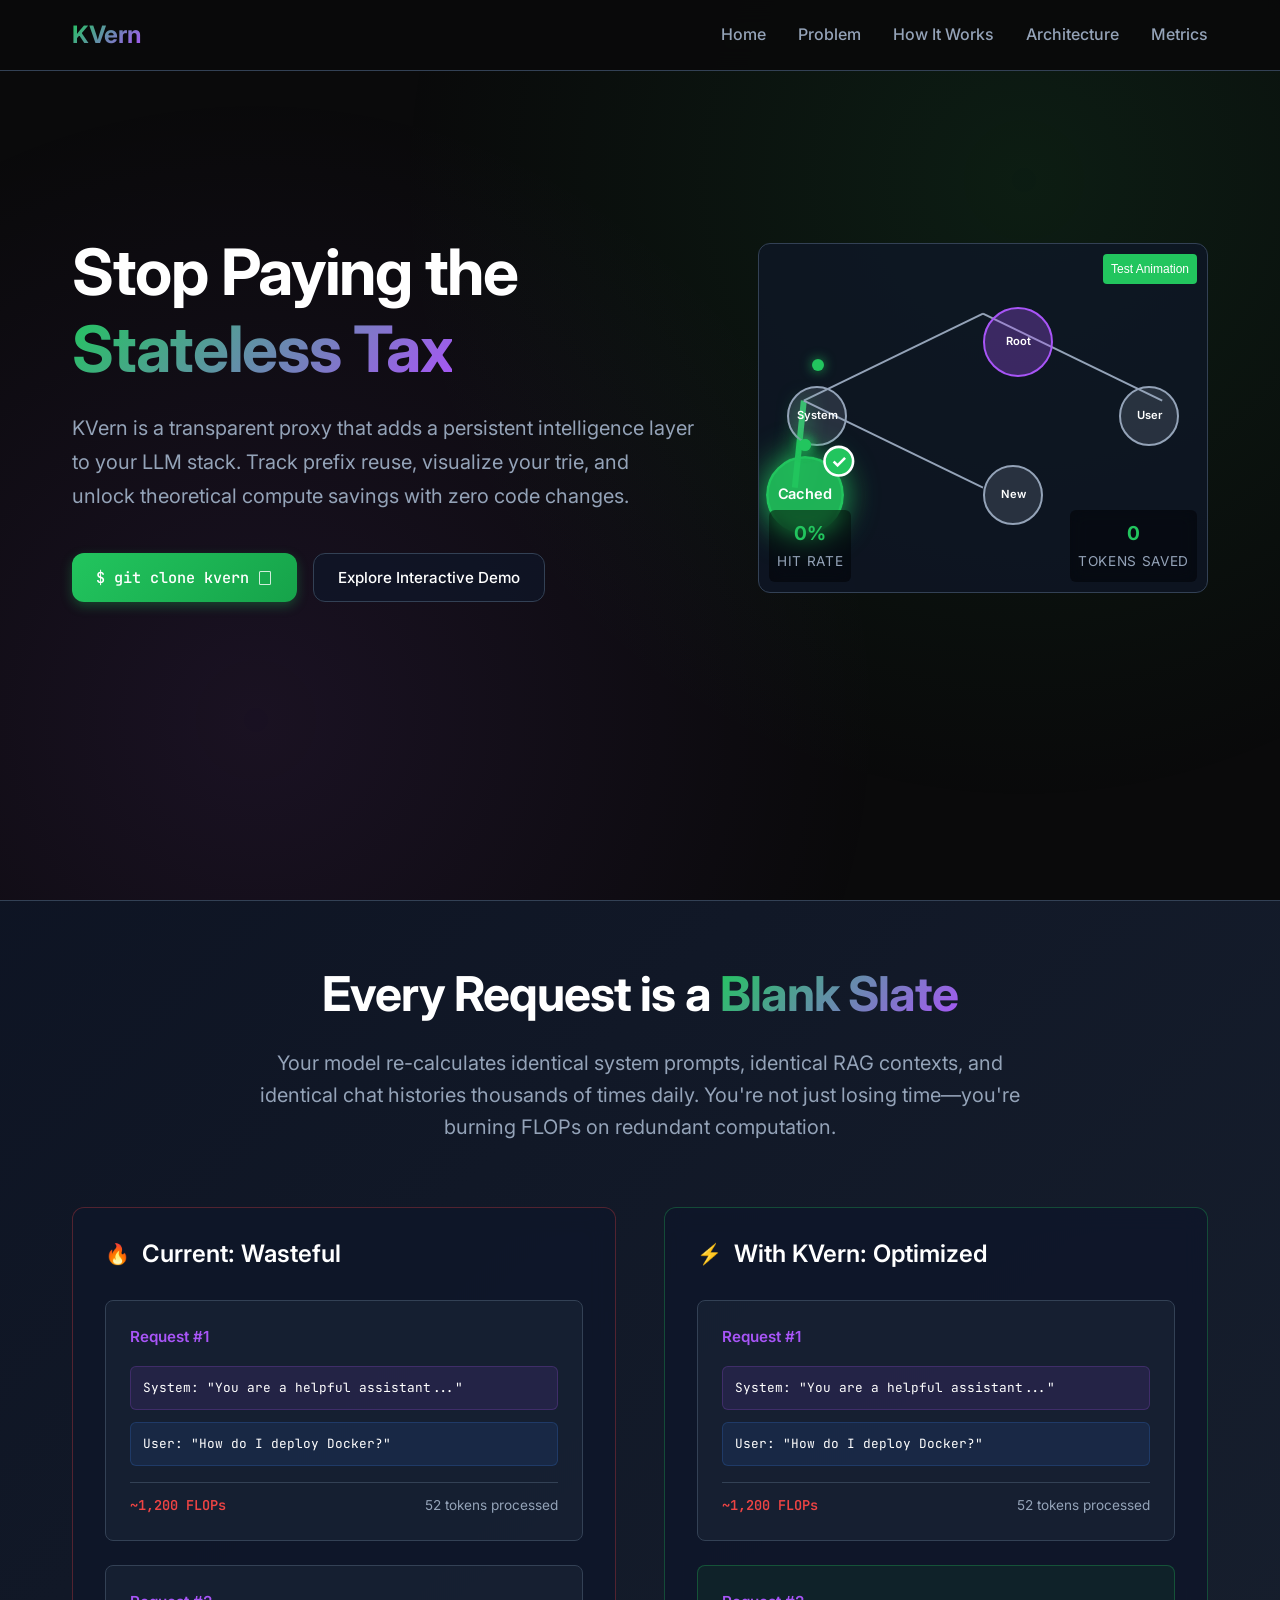
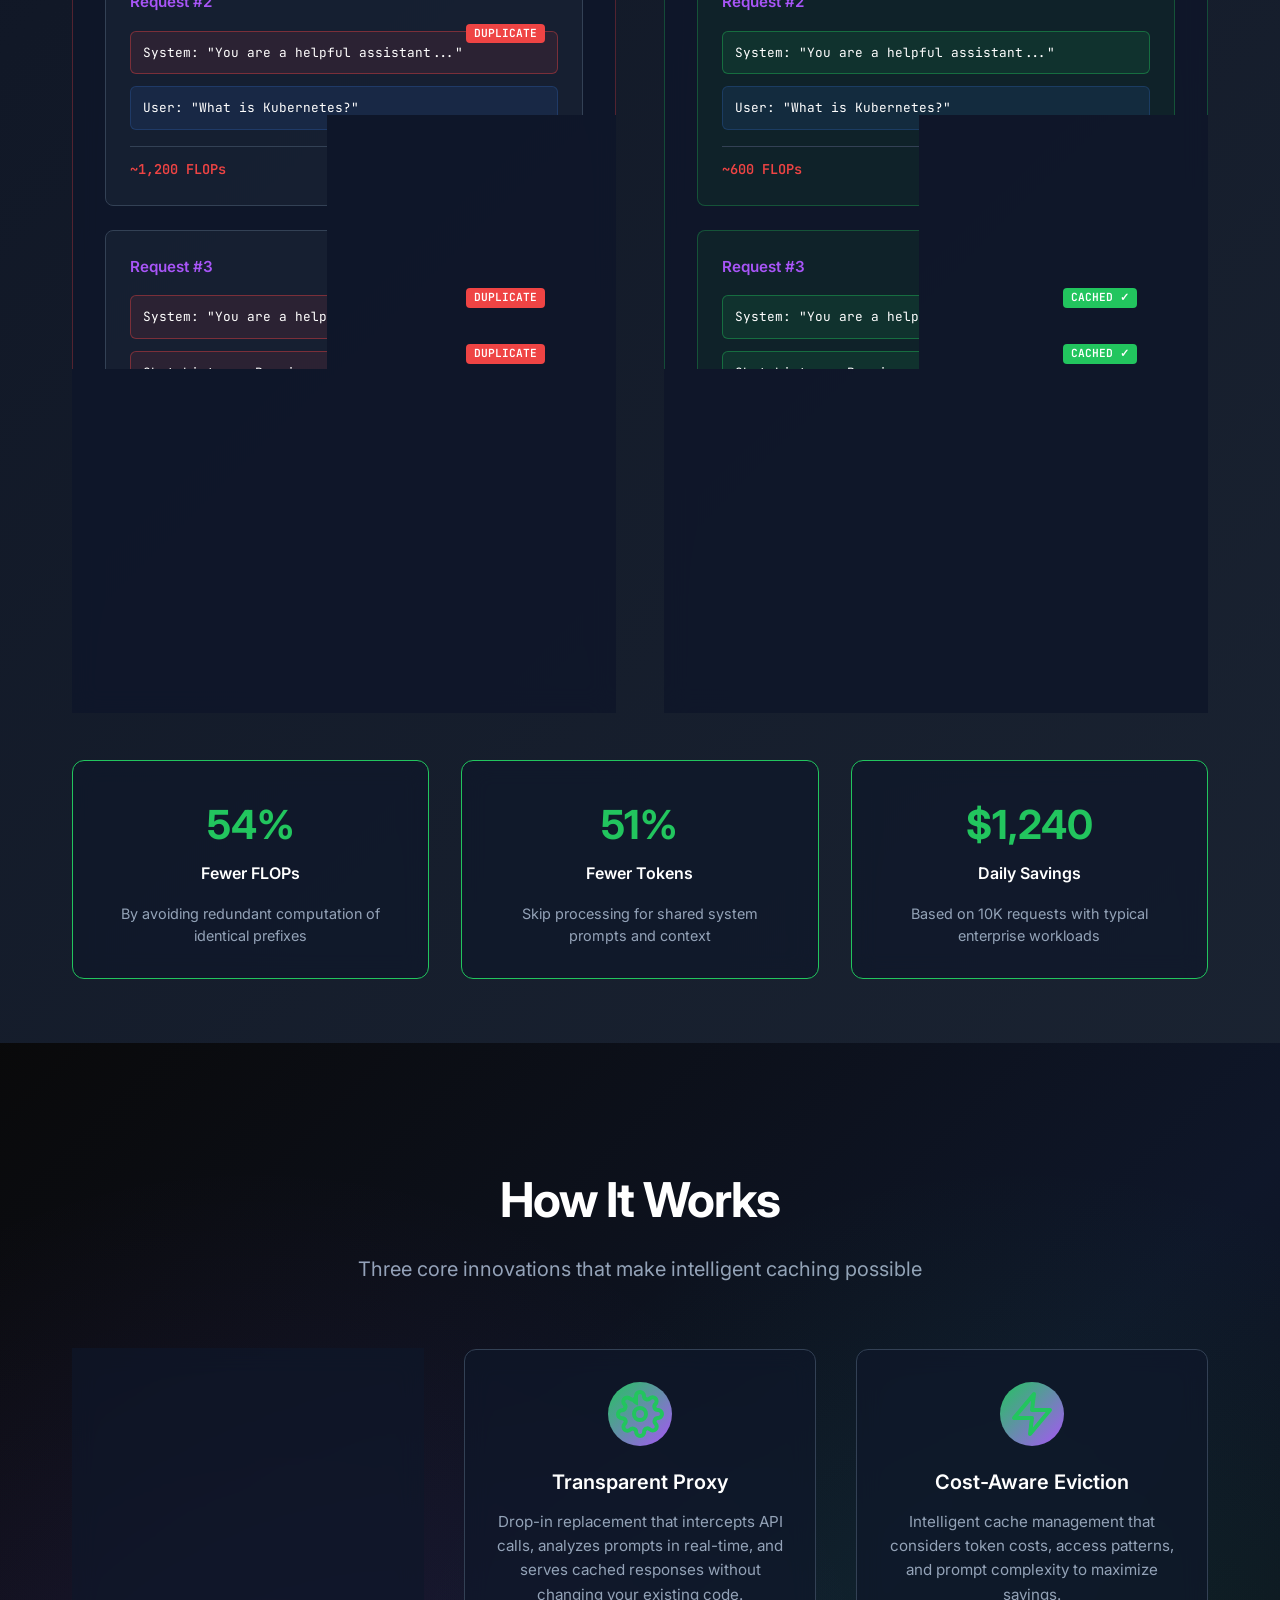
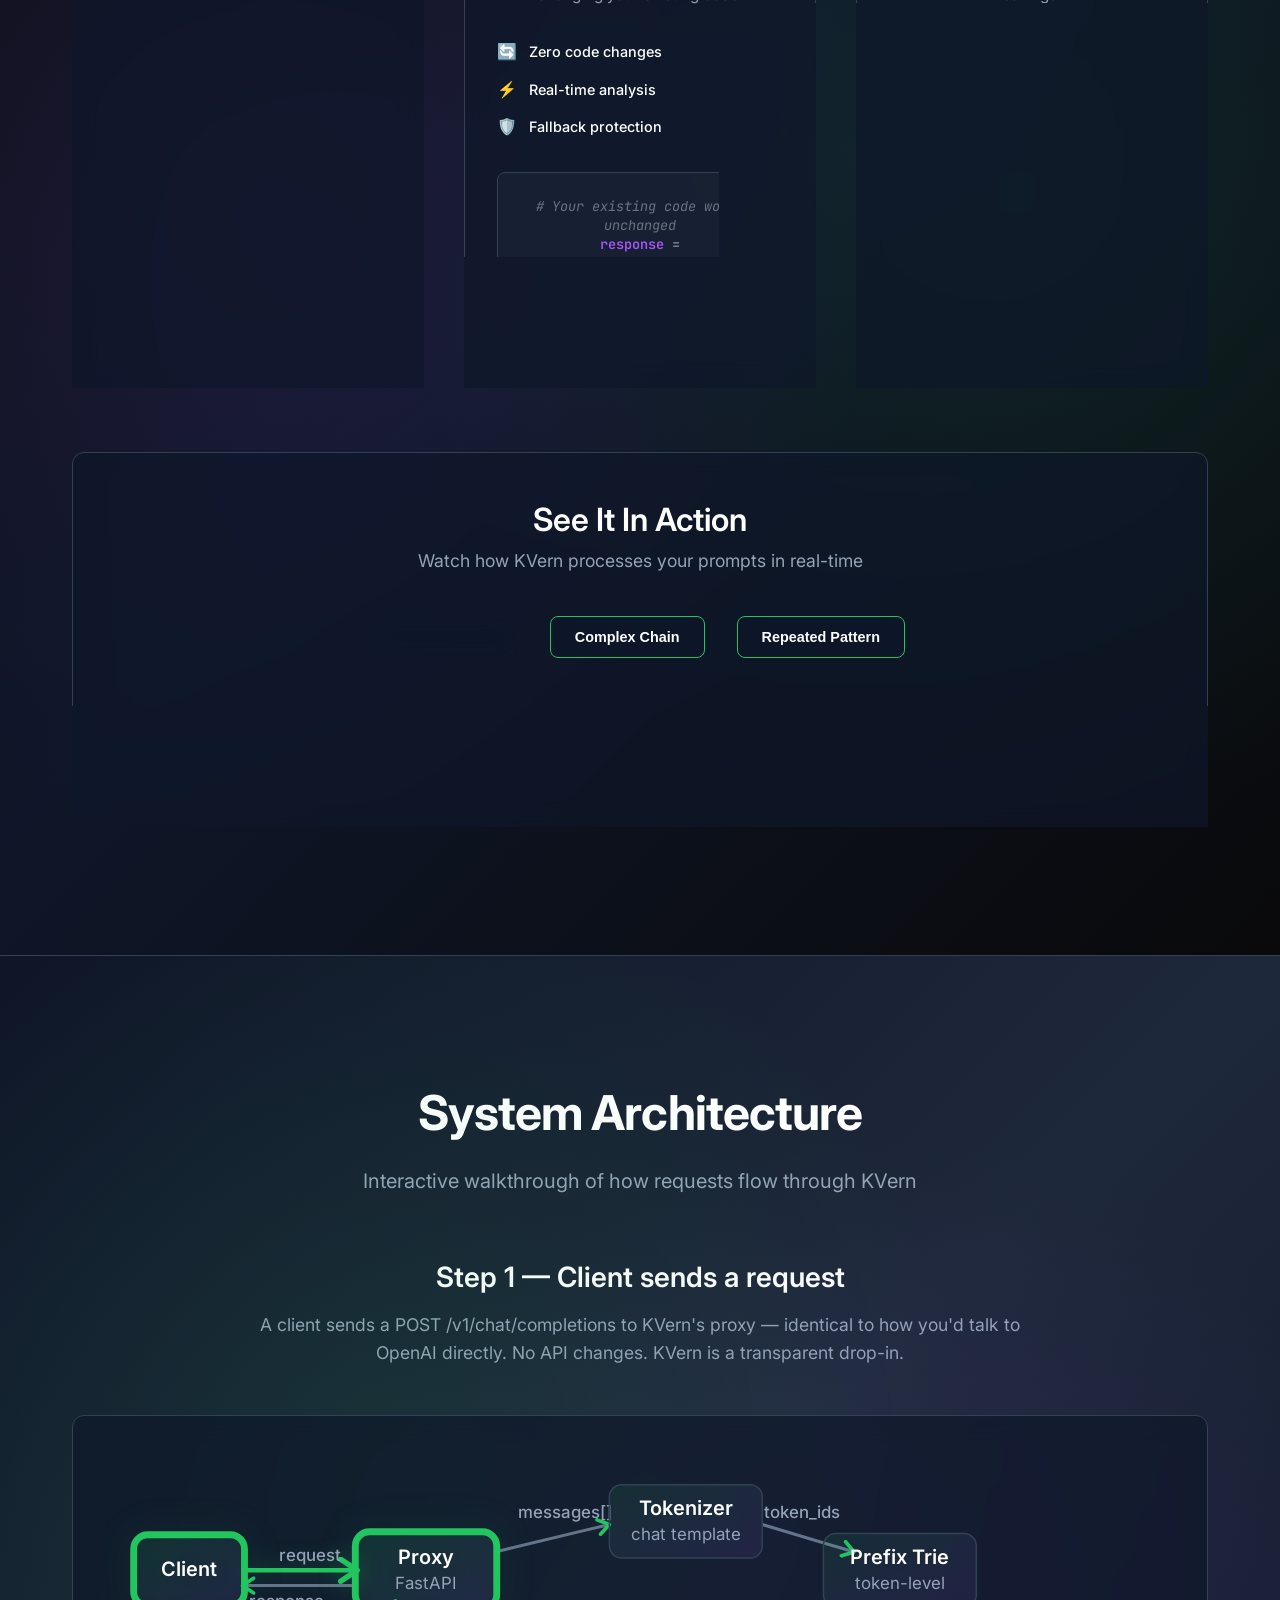
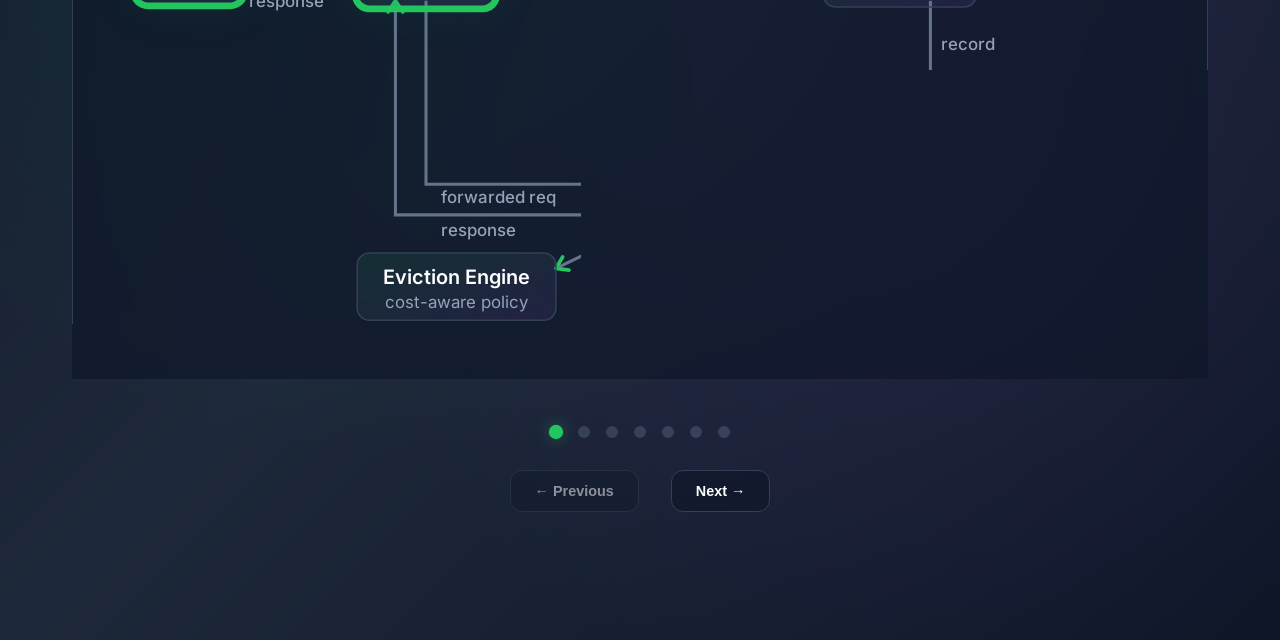
<file: website/public/index.html>
<!DOCTYPE html>
<html lang="en">
<head>
    <meta charset="UTF-8">
    <meta name="viewport" content="width=device-width, initial-scale=1.0">
    <title>KVern - Stop Paying the Stateless Tax</title>
    <link rel="stylesheet" href="styles/main.css">
    <link rel="stylesheet" href="styles/components.css">
    <link rel="stylesheet" href="styles/animations.css">
    <link rel="preconnect" href="https://fonts.googleapis.com">
    <link rel="preconnect" href="https://fonts.gstatic.com" crossorigin>
    <link href="https://fonts.googleapis.com/css2?family=Inter:wght@400;500;600;700&family=JetBrains+Mono:wght@400;500&display=swap" rel="stylesheet">
</head>
<body>
    <!-- Navigation -->
    <nav class="main-nav">
        <div class="nav-container">
            <div class="nav-brand">
                <span class="brand-text">KVern</span>
            </div>
            <ul class="nav-links">
                <li><a href="#hero">Home</a></li>
                <li><a href="#problem">Problem</a></li>
                <li><a href="#how-it-works">How It Works</a></li>
                <li><a href="#architecture">Architecture</a></li>
                <li><a href="#metrics">Metrics</a></li>
            </ul>
            <div class="nav-toggle">
                <span></span>
                <span></span>
                <span></span>
            </div>
        </div>
    </nav>

    <!-- Hero Section -->
    <section id="hero" class="hero-section">
        <div class="container">
            <div class="hero-content">
                <h1 class="hero-title">
                    Stop Paying the <span class="accent-text">Stateless Tax</span>
                </h1>
                <p class="hero-subtitle">
                    KVern is a transparent proxy that adds a persistent intelligence layer to your LLM stack. 
                    Track prefix reuse, visualize your trie, and unlock theoretical compute savings with zero code changes.
                </p>
                
                <div class="hero-buttons">
                    <button class="btn-primary" id="clone-btn">
                        <span class="mono-text">$ git clone kvern</span>
                        <svg class="copy-icon" width="16" height="16" viewBox="0 0 16 16" fill="currentColor">
                            <path d="M3.5 2a.5.5 0 0 0-.5.5v11a.5.5 0 0 0 .5.5h9a.5.5 0 0 0 .5-.5v-11a.5.5 0 0 0-.5-.5h-9zm0-1h9a1.5 1.5 0 0 1 1.5 1.5v11a1.5 1.5 0 0 1-1.5 1.5h-9A1.5 1.5 0 0 1 2 13.5v-11A1.5 1.5 0 0 1 3.5 1z"/>
                        </svg>
                    </button>
                    <button class="btn-secondary">
                        Explore Interactive Demo
                    </button>
                </div>
            </div>
            
            <div class="hero-visual">
                <div class="trie-animation" id="trie-demo">
                    <div class="animation-container">
                        <!-- Token Flow Path -->
                        <div class="token-flow-path">
                            <div class="token token-1"></div>
                            <div class="token token-2"></div>
                            <div class="token token-3"></div>
                        </div>
                        
                        <!-- Trie Structure -->
                        <div class="trie-structure">
                            <div class="trie-node root-node" id="root">
                                <div class="node-label">Root</div>
                            </div>
                            <div class="trie-node level-1 left" id="node1">
                                <div class="node-label">System</div>
                            </div>
                            <div class="trie-node level-1 right" id="node2">
                                <div class="node-label">User</div>
                            </div>
                            <div class="trie-node level-2 left hit-node" id="hitnode">
                                <div class="node-label">Cached</div>
                                <div class="hit-indicator">✓</div>
                            </div>
                            <div class="trie-node level-2 center" id="node4">
                                <div class="node-label">New</div>
                            </div>
                        </div>
                        
                        <!-- Connection Lines -->
                        <svg class="connection-lines" width="100%" height="100%">
                            <line x1="50%" y1="20%" x2="10%" y2="45%" stroke="#94A3B8" stroke-width="2"/>
                            <line x1="50%" y1="20%" x2="90%" y2="45%" stroke="#94A3B8" stroke-width="2"/>
                            <line x1="10%" y1="45%" x2="8%" y2="70%" stroke="#22C55E" stroke-width="3" class="hit-line"/>
                            <line x1="10%" y1="45%" x2="50%" y2="70%" stroke="#94A3B8" stroke-width="2"/>
                        </svg>
                        
                        <!-- Stats Display -->
                        <div class="trie-stats">
                            <div class="stat-item">
                                <span class="stat-value" id="cache-hits">0%</span>
                                <span class="stat-label">Hit Rate</span>
                            </div>
                            <div class="stat-item">
                                <span class="stat-value" id="tokens-saved">0</span>
                                <span class="stat-label">Tokens Saved</span>
                            </div>
                        </div>
                        
                        <!-- Debug Button -->
                        <button id="test-animation" style="position: absolute; top: 10px; right: 10px; padding: 8px; background: #22C55E; color: white; border: none; border-radius: 4px; font-size: 12px; z-index: 10; cursor: pointer;">
                            Test Random Path
                        </button>
                    </div>
                </div>
            </div>
        </div>
    </section>

    <!-- Problem Statement Section -->
    <section id="problem" class="problem-section">
        <div class="container">
            <div class="section-header">
                <h2 class="section-title">
                    Every Request is a <span class="accent-text">Blank Slate</span>
                </h2>
                <p class="section-subtitle">
                    Your model re-calculates identical system prompts, identical RAG contexts, and identical chat histories 
                    thousands of times daily. You're not just losing time—you're burning FLOPs on redundant computation.
                </p>
            </div>
            
            <div class="problem-visual">
                <div class="comparison-container">
                    <!-- Wasteful Flow -->
                    <div class="flow-card wasteful">
                        <h3 class="flow-title">
                            <span class="flow-icon">🔥</span>
                            Current: Wasteful
                        </h3>
                        
                        <div class="request-flow">
                            <div class="request-item">
                                <div class="request-header">Request #1</div>
                                <div class="prompt-parts">
                                    <div class="prompt-part system">System: "You are a helpful assistant..."</div>
                                    <div class="prompt-part user">User: "How do I deploy Docker?"</div>
                                </div>
                                <div class="computation">
                                    <span class="compute-cost">~1,200 FLOPs</span>
                                    <span class="tokens">52 tokens processed</span>
                                </div>
                            </div>
                            
                            <div class="request-item">
                                <div class="request-header">Request #2</div>
                                <div class="prompt-parts">
                                    <div class="prompt-part system duplicate">System: "You are a helpful assistant..." <span class="duplicate-tag">DUPLICATE</span></div>
                                    <div class="prompt-part user">User: "What is Kubernetes?"</div>
                                </div>
                                <div class="computation">
                                    <span class="compute-cost">~1,200 FLOPs</span>
                                    <span class="tokens">49 tokens processed</span>
                                </div>
                            </div>
                            
                            <div class="request-item">
                                <div class="request-header">Request #3</div>
                                <div class="prompt-parts">
                                    <div class="prompt-part system duplicate">System: "You are a helpful assistant..." <span class="duplicate-tag">DUPLICATE</span></div>
                                    <div class="prompt-part chat duplicate">Chat history: Previous conversation... <span class="duplicate-tag">DUPLICATE</span></div>
                                    <div class="prompt-part user">User: "Continue the chat"</div>
                                </div>
                                <div class="computation">
                                    <span class="compute-cost">~2,400 FLOPs</span>
                                    <span class="tokens">94 tokens processed</span>
                                </div>
                            </div>
                        </div>
                        
                        <div class="flow-summary wasteful">
                            <div class="summary-stat">
                                <span class="stat-number">4,800</span>
                                <span class="stat-label">Total FLOPs</span>
                            </div>
                            <div class="summary-stat">
                                <span class="stat-number">195</span>
                                <span class="stat-label">Tokens Processed</span>
                            </div>
                        </div>
                    </div>
                    
                    <!-- Optimized Flow -->
                    <div class="flow-card optimized">
                        <h3 class="flow-title">
                            <span class="flow-icon">⚡</span>
                            With KVern: Optimized
                        </h3>
                        
                        <div class="request-flow">
                            <div class="request-item">
                                <div class="request-header">Request #1</div>
                                <div class="prompt-parts">
                                    <div class="prompt-part system">System: "You are a helpful assistant..."</div>
                                    <div class="prompt-part user">User: "How do I deploy Docker?"</div>
                                </div>
                                <div class="computation">
                                    <span class="compute-cost">~1,200 FLOPs</span>
                                    <span class="tokens">52 tokens processed</span>
                                </div>
                            </div>
                            
                            <div class="request-item cached">
                                <div class="request-header">Request #2</div>
                                <div class="prompt-parts">
                                    <div class="prompt-part system cached">System: "You are a helpful assistant..." <span class="cache-tag">CACHED ✓</span></div>
                                    <div class="prompt-part user">User: "What is Kubernetes?"</div>
                                </div>
                                <div class="computation">
                                    <span class="compute-cost">~600 FLOPs</span>
                                    <span class="tokens">25 tokens processed</span>
                                </div>
                            </div>
                            
                            <div class="request-item cached">
                                <div class="request-header">Request #3</div>
                                <div class="prompt-parts">
                                    <div class="prompt-part system cached">System: "You are a helpful assistant..." <span class="cache-tag">CACHED ✓</span></div>
                                    <div class="prompt-part chat cached">Chat history: Previous conversation... <span class="cache-tag">CACHED ✓</span></div>
                                    <div class="prompt-part user">User: "Continue the chat"</div>
                                </div>
                                <div class="computation">
                                    <span class="compute-cost">~400 FLOPs</span>
                                    <span class="tokens">18 tokens processed</span>
                                </div>
                            </div>
                        </div>
                        
                        <div class="flow-summary optimized">
                            <div class="summary-stat">
                                <span class="stat-number">2,200</span>
                                <span class="stat-label">Total FLOPs</span>
                            </div>
                            <div class="summary-stat">
                                <span class="stat-number">95</span>
                                <span class="stat-label">Tokens Processed</span>
                            </div>
                        </div>
                    </div>
                </div>
                
                <!-- Savings Summary -->
                <div class="savings-summary">
                    <div class="savings-card">
                        <div class="savings-stat">
                            <span class="savings-number">54%</span>
                            <span class="savings-label">Fewer FLOPs</span>
                        </div>
                        <div class="savings-description">
                            By avoiding redundant computation of identical prefixes
                        </div>
                    </div>
                    
                    <div class="savings-card">
                        <div class="savings-stat">
                            <span class="savings-number">51%</span>
                            <span class="savings-label">Fewer Tokens</span>
                        </div>
                        <div class="savings-description">
                            Skip processing for shared system prompts and context
                        </div>
                    </div>
                    
                    <div class="savings-card">
                        <div class="savings-stat">
                            <span class="savings-number">$1,240</span>
                            <span class="savings-label">Daily Savings</span>
                        </div>
                        <div class="savings-description">
                            Based on 10K requests with typical enterprise workloads
                        </div>
                    </div>
                </div>
            </div>
        </div>
    </section>

    <!-- Section 3: How It Works -->
    <section id="how-it-works" class="how-it-works-section">
        <div class="container">
            <div class="section-header">
                <h2 class="section-title">How It Works</h2>
                <p class="section-subtitle">Three core innovations that make intelligent caching possible</p>
            </div>

            <div class="features-grid">
                <!-- Feature 1: Token-Level Prefix Trie -->
                <div class="feature-card" data-feature="trie">
                    <div class="feature-icon">
                        <svg width="48" height="48" viewBox="0 0 24 24" fill="none">
                            <path d="M12 2L2 7l10 5 10-5-10-5z" stroke="currentColor" stroke-width="2" stroke-linejoin="round"/>
                            <path d="m2 17 10 5 10-5" stroke="currentColor" stroke-width="2" stroke-linejoin="round"/>
                            <path d="m2 12 10 5 10-5" stroke="currentColor" stroke-width="2" stroke-linejoin="round"/>
                        </svg>
                    </div>
                    <h3 class="feature-title">Token-Level Prefix Trie</h3>
                    <p class="feature-description">
                        Advanced data structure that identifies overlapping token sequences across prompts, 
                        enabling granular prefix detection and reuse.
                    </p>
                    <div class="feature-details">
                        <div class="detail-item">
                            <span class="detail-icon">⚡</span>
                            <span class="detail-text">O(log n) lookup time</span>
                        </div>
                        <div class="detail-item">
                            <span class="detail-icon">🔍</span>
                            <span class="detail-text">Sub-token precision</span>
                        </div>
                        <div class="detail-item">
                            <span class="detail-icon">🧠</span>
                            <span class="detail-text">Memory-efficient storage</span>
                        </div>
                    </div>
                    <div class="feature-preview">
                        <div class="preview-code">
                            <span class="code-comment"># Token sequence matching</span><br>
                            <span class="code-keyword">prefix_match</span> = trie.find_longest_prefix(tokens)<br>
                            <span class="code-comment"># Returns: 847 tokens cached</span>
                        </div>
                    </div>
                </div>

                <!-- Feature 2: Transparent Proxy -->
                <div class="feature-card" data-feature="proxy">
                    <div class="feature-icon">
                        <svg width="48" height="48" viewBox="0 0 24 24" fill="none">
                            <circle cx="12" cy="12" r="3" stroke="currentColor" stroke-width="2"/>
                            <path d="M19.4 15a1.65 1.65 0 0 0 .33 1.82l.06.06a2 2 0 0 1 0 2.83 2 2 0 0 1-2.83 0l-.06-.06a1.65 1.65 0 0 0-1.82-.33 1.65 1.65 0 0 0-1 1.51V21a2 2 0 0 1-2 2 2 2 0 0 1-2-2v-.09A1.65 1.65 0 0 0 9 19.4a1.65 1.65 0 0 0-1.82.33l-.06.06a2 2 0 0 1-2.83 0 2 2 0 0 1 0-2.83l.06-.06a1.65 1.65 0 0 0 .33-1.82 1.65 1.65 0 0 0-1.51-1H3a2 2 0 0 1-2-2 2 2 0 0 1 2-2h.09A1.65 1.65 0 0 0 4.6 9a1.65 1.65 0 0 0-.33-1.82l-.06-.06a2 2 0 0 1 0-2.83 2 2 0 0 1 2.83 0l.06.06a1.65 1.65 0 0 0 1.82.33H9a1.65 1.65 0 0 0 1 1.51V3a2 2 0 0 1 2-2 2 2 0 0 1 2 2v.09a1.65 1.65 0 0 0 1 1.51 1.65 1.65 0 0 0 1.82-.33l.06-.06a2 2 0 0 1 2.83 0 2 2 0 0 1 0 2.83l-.06.06a1.65 1.65 0 0 0-.33 1.82v.09a1.65 1.65 0 0 0 1.51 1H21a2 2 0 0 1 2 2 2 2 0 0 1-2 2h-.09a1.65 1.65 0 0 0-1.51 1Z" stroke="currentColor" stroke-width="2"/>
                        </svg>
                    </div>
                    <h3 class="feature-title">Transparent Proxy</h3>
                    <p class="feature-description">
                        Drop-in replacement that intercepts API calls, analyzes prompts in real-time, 
                        and serves cached responses without changing your existing code.
                    </p>
                    <div class="feature-details">
                        <div class="detail-item">
                            <span class="detail-icon">🔄</span>
                            <span class="detail-text">Zero code changes</span>
                        </div>
                        <div class="detail-item">
                            <span class="detail-icon">⚡</span>
                            <span class="detail-text">Real-time analysis</span>
                        </div>
                        <div class="detail-item">
                            <span class="detail-icon">🛡️</span>
                            <span class="detail-text">Fallback protection</span>
                        </div>
                    </div>
                    <div class="feature-preview">
                        <div class="preview-code">
                            <span class="code-comment"># Your existing code works unchanged</span><br>
                            <span class="code-keyword">response</span> = openai.chat.completions.create(<br>
                            &nbsp;&nbsp;model="gpt-4", messages=messages<br>
                            )
                        </div>
                    </div>
                </div>

                <!-- Feature 3: Cost-Aware Eviction -->
                <div class="feature-card" data-feature="eviction">
                    <div class="feature-icon">
                        <svg width="48" height="48" viewBox="0 0 24 24" fill="none">
                            <path d="M13 2L3 14h9l-1 8 10-12h-9l1-8z" stroke="currentColor" stroke-width="2" stroke-linejoin="round"/>
                        </svg>
                    </div>
                    <h3 class="feature-title">Cost-Aware Eviction</h3>
                    <p class="feature-description">
                        Intelligent cache management that considers token costs, access patterns, 
                        and prompt complexity to maximize savings.
                    </p>
                    <div class="feature-details">
                        <div class="detail-item">
                            <span class="detail-icon">💰</span>
                            <span class="detail-text">Cost optimization</span>
                        </div>
                        <div class="detail-item">
                            <span class="detail-icon">📊</span>
                            <span class="detail-text">Usage analytics</span>
                        </div>
                        <div class="detail-item">
                            <span class="detail-icon">🎯</span>
                            <span class="detail-text">Smart prioritization</span>
                        </div>
                    </div>
                    <div class="feature-preview">
                        <div class="preview-code">
                            <span class="code-comment"># Automatic cost-based decisions</span><br>
                            <span class="code-keyword">priority</span> = calculate_eviction_priority(<br>
                            &nbsp;&nbsp;frequency, cost_saved, recency<br>
                            )
                        </div>
                    </div>
                </div>
            </div>

            <!-- Interactive Demo -->
            <div class="demo-container">
                <div class="demo-header">
                    <h3>See It In Action</h3>
                    <p>Watch how KVern processes your prompts in real-time</p>
                </div>
                <div class="demo-controls">
                    <button class="demo-btn active" data-demo="basic">Basic Prompt</button>
                    <button class="demo-btn" data-demo="complex">Complex Chain</button>
                    <button class="demo-btn" data-demo="repeated">Repeated Pattern</button>
                </div>
                <div class="demo-output">
                    <div class="demo-steps">
                        <div class="demo-step active" data-step="1">
                            <div class="step-number">1</div>
                            <div class="step-content">
                                <h4>Request Analysis</h4>
                                <p>KVern tokenizes and analyzes your prompt for cached prefixes</p>
                            </div>
                        </div>
                        <div class="demo-step" data-step="2">
                            <div class="step-number">2</div>
                            <div class="step-content">
                                <h4>Cache Lookup</h4>
                                <p>Searches the trie for longest matching prefix sequences</p>
                            </div>
                        </div>
                        <div class="demo-step" data-step="3">
                            <div class="step-number">3</div>
                            <div class="step-content">
                                <h4>Smart Response</h4>
                                <p>Returns cached tokens or forwards request to API</p>
                            </div>
                        </div>
                    </div>
                </div>
            </div>
        </div>
    </section>

    <!-- Section 4: Architecture -->
    <section id="architecture" class="architecture-section">
        <div class="container">
            <div class="section-header">
                <h2 class="section-title">System Architecture</h2>
                <p class="section-subtitle">Interactive walkthrough of how requests flow through KVern</p>
            </div>

            <div class="architecture-container">
                <!-- Step Info -->
                <div class="step-info">
                    <h3 id="arch-step-title">Step 1 — Client sends a request</h3>
                    <p id="arch-step-desc">A client sends a POST /v1/chat/completions to KVern's proxy — identical to how you'd talk to OpenAI directly. No API changes. KVern is a transparent drop-in.</p>
                </div>

                <!-- Architecture Diagram -->
                <div class="arch-diagram">
                    <svg width="100%" viewBox="0 0 700 320" role="img">
                        <title>KVern system architecture</title>
                        <defs>
                            <marker id="arch-arrow" viewBox="0 0 10 10" refX="8" refY="5" markerWidth="6" markerHeight="6" orient="auto-start-reverse">
                                <path d="M2 1L8 5L2 9" fill="none" stroke="#22C55E" stroke-width="2" stroke-linecap="round" stroke-linejoin="round"/>
                            </marker>
                            <linearGradient id="nodeGradient" x1="0%" y1="0%" x2="100%" y2="100%">
                                <stop offset="0%" style="stop-color:#22C55E;stop-opacity:0.1" />
                                <stop offset="100%" style="stop-color:#A855F7;stop-opacity:0.1" />
                            </linearGradient>
                        </defs>

                        <!-- Connection Lines -->
                        <line id="conn-cp" x1="90" y1="80" x2="165" y2="80" class="arch-line" marker-end="url(#arch-arrow)"/>
                        <line id="conn-pt" x1="255" y1="68" x2="330" y2="50" class="arch-line" marker-end="url(#arch-arrow)"/>
                        <line id="conn-tt" x1="430" y1="50" x2="490" y2="68" class="arch-line" marker-end="url(#arch-arrow)"/>
                        <line id="conn-ta" x1="540" y1="100" x2="540" y2="155" class="arch-line" marker-end="url(#arch-arrow)"/>
                        <path id="conn-pb" d="M210 100 L210 220 L440 220" class="arch-line" marker-end="url(#arch-arrow)"/>
                        <path id="conn-bp" d="M440 240 L190 240 L190 100" class="arch-line" marker-end="url(#arch-arrow)"/>
                        <line id="conn-pcc" x1="165" y1="90" x2="90" y2="90" class="arch-line" marker-end="url(#arch-arrow)"/>
                        <line id="conn-te2" x1="470" y1="190" x2="295" y2="275" class="arch-line" marker-end="url(#arch-arrow)"/>

                        <!-- Connection Labels -->
                        <text class="arch-label" x="114" y="74">request</text>
                        <text class="arch-label" x="270" y="46">messages[]</text>
                        <text class="arch-label" x="431" y="46">token_ids</text>
                        <text class="arch-label" x="547" y="132">record</text>
                        <text class="arch-label" x="220" y="232">forwarded req</text>
                        <text class="arch-label" x="220" y="254">response</text>
                        <text class="arch-label" x="94" y="104">response</text>
                        <text class="arch-label" x="345" y="255">eviction candidates</text>

                        <!-- Component Nodes -->
                        <g id="node-client" class="arch-node">
                            <rect x="20" y="58" width="70" height="44" rx="8" fill="url(#nodeGradient)" stroke="#334155" stroke-width="1"/>
                            <text x="55" y="84" text-anchor="middle" font-size="13" font-weight="600" fill="#FFFFFF">Client</text>
                        </g>

                        <g id="node-proxy" class="arch-node">
                            <rect x="165" y="56" width="90" height="48" rx="8" fill="url(#nodeGradient)" stroke="#334155" stroke-width="1"/>
                            <text x="210" y="76" text-anchor="middle" font-size="13" font-weight="600" fill="#FFFFFF">Proxy</text>
                            <text x="210" y="92" text-anchor="middle" font-size="11" fill="#94A3B8">FastAPI</text>
                        </g>

                        <g id="node-tokenizer" class="arch-node">
                            <rect x="330" y="24" width="100" height="48" rx="8" fill="url(#nodeGradient)" stroke="#334155" stroke-width="1"/>
                            <text x="380" y="44" text-anchor="middle" font-size="13" font-weight="600" fill="#FFFFFF">Tokenizer</text>
                            <text x="380" y="60" text-anchor="middle" font-size="11" fill="#94A3B8">chat template</text>
                        </g>

                        <g id="node-trie" class="arch-node">
                            <rect x="470" y="56" width="100" height="48" rx="8" fill="url(#nodeGradient)" stroke="#334155" stroke-width="1"/>
                            <text x="520" y="76" text-anchor="middle" font-size="13" font-weight="600" fill="#FFFFFF">Prefix Trie</text>
                            <text x="520" y="92" text-anchor="middle" font-size="11" fill="#94A3B8">token-level</text>
                        </g>

                        <g id="node-analytics" class="arch-node">
                            <rect x="470" y="155" width="120" height="48" rx="8" fill="url(#nodeGradient)" stroke="#334155" stroke-width="1"/>
                            <text x="530" y="175" text-anchor="middle" font-size="13" font-weight="600" fill="#FFFFFF">Analytics</text>
                            <text x="530" y="191" text-anchor="middle" font-size="11" fill="#94A3B8">SQLite store</text>
                        </g>

                        <g id="node-backend" class="arch-node">
                            <rect x="440" y="205" width="120" height="48" rx="8" fill="url(#nodeGradient)" stroke="#334155" stroke-width="1"/>
                            <text x="500" y="225" text-anchor="middle" font-size="13" font-weight="600" fill="#FFFFFF">Backend</text>
                            <text x="500" y="241" text-anchor="middle" font-size="11" fill="#94A3B8">vLLM / Ollama</text>
                        </g>

                        <g id="node-eviction" class="arch-node">
                            <rect x="165" y="265" width="130" height="44" rx="8" fill="url(#nodeGradient)" stroke="#334155" stroke-width="1"/>
                            <text x="230" y="285" text-anchor="middle" font-size="13" font-weight="600" fill="#FFFFFF">Eviction Engine</text>
                            <text x="230" y="301" text-anchor="middle" font-size="11" fill="#94A3B8">cost-aware policy</text>
                        </g>

                        <!-- Highlight Overlays -->
                        <rect id="hl-client" x="18" y="56" width="74" height="48" rx="10" fill="none" stroke="#22C55E" stroke-width="3" opacity="0"/>
                        <rect id="hl-proxy" x="163" y="54" width="94" height="52" rx="10" fill="none" stroke="#22C55E" stroke-width="3" opacity="0"/>
                        <rect id="hl-tokenizer" x="328" y="22" width="104" height="52" rx="10" fill="none" stroke="#22C55E" stroke-width="3" opacity="0"/>
                        <rect id="hl-trie" x="468" y="54" width="104" height="52" rx="10" fill="none" stroke="#22C55E" stroke-width="3" opacity="0"/>
                        <rect id="hl-analytics" x="468" y="153" width="124" height="52" rx="10" fill="none" stroke="#22C55E" stroke-width="3" opacity="0"/>
                        <rect id="hl-backend" x="438" y="203" width="124" height="52" rx="10" fill="none" stroke="#22C55E" stroke-width="3" opacity="0"/>
                        <rect id="hl-eviction" x="163" y="263" width="134" height="48" rx="10" fill="none" stroke="#22C55E" stroke-width="3" opacity="0"/>
                    </svg>
                </div>

                <!-- Step Navigation -->
                <div class="step-navigation">
                    <div class="step-dots">
                        <div class="step-dot active" data-step="0"></div>
                        <div class="step-dot" data-step="1"></div>
                        <div class="step-dot" data-step="2"></div>
                        <div class="step-dot" data-step="3"></div>
                        <div class="step-dot" data-step="4"></div>
                        <div class="step-dot" data-step="5"></div>
                        <div class="step-dot" data-step="6"></div>
                    </div>
                    <div class="step-controls">
                        <button id="arch-prev" class="step-btn">← Previous</button>
                        <button id="arch-next" class="step-btn">Next →</button>
                    </div>
                </div>
            </div>
        </div>
    </section>

    <script src="scripts/main.js"></script></script>
    <script src="scripts/animations.js"></script>
    
    <!-- Debug Script -->
    <script>
        console.log('🐛 Debug script loaded');
        
        // Test if demo buttons exist and work
        window.addEventListener('load', function() {
            console.log('🌐 Page loaded');
            
            setTimeout(function() {
                const demoBtns = document.querySelectorAll('.demo-btn');
                console.log('🔍 Found demo buttons:', demoBtns.length);
                
                demoBtns.forEach((btn, index) => {
                    console.log(`Button ${index}:`, btn.getAttribute('data-demo'), btn.textContent.trim());
                    
                    // Add event listener manually for testing
                    btn.addEventListener('click', function() {
                        console.log('🖱️ MANUAL: Button clicked:', btn.getAttribute('data-demo'));
                        
                        // Manual demo logic
                        demoBtns.forEach(b => b.classList.remove('active'));
                        btn.classList.add('active');
                        
                        const steps = document.querySelectorAll('.demo-step');
                        console.log('📋 Steps found:', steps.length);
                        
                        if (steps.length >= 3) {
                            steps.forEach(step => step.classList.remove('active'));
                            
                            const demoType = btn.getAttribute('data-demo');
                            let scenarios = {
                                'basic': ['Simple prompt analysis', 'Basic cache lookup', 'Fast response'],
                                'complex': ['Multi-step reasoning', '80% prefix match found', '1,247 tokens saved'],
                                'repeated': ['Pattern detected', '95% match found', '2,100 tokens cached']
                            };
                            
                            if (scenarios[demoType]) {
                                steps.forEach((step, i) => {
                                    setTimeout(() => {
                                        step.classList.add('active');
                                        const desc = step.querySelector('p');
                                        if (desc && scenarios[demoType][i]) {
                                            desc.textContent = scenarios[demoType][i];
                                        }
                                    }, i * 600);
                                });
                            }
                        }
                    });
                });
                
                // Test click the first button
                if (demoBtns.length > 0) {
                    console.log('🎯 Testing first button click');
                    demoBtns[0].click();
                }
            }, 1000);
        });
    </script>
    
    <script>
        // Immediate feedback
        console.log('🎯 Scripts loaded');
        setTimeout(() => {
            const testBtn = document.getElementById('test-animation');
            if (testBtn) {
                testBtn.style.background = '#A855F7';
                testBtn.textContent = 'JS Loaded ✓';
                setTimeout(() => {
                    testBtn.style.background = '#22C55E';
                    testBtn.textContent = 'Test Animation';
                }, 1000);
            }
        }, 100);
    </script>
</body>
</html>
</file>
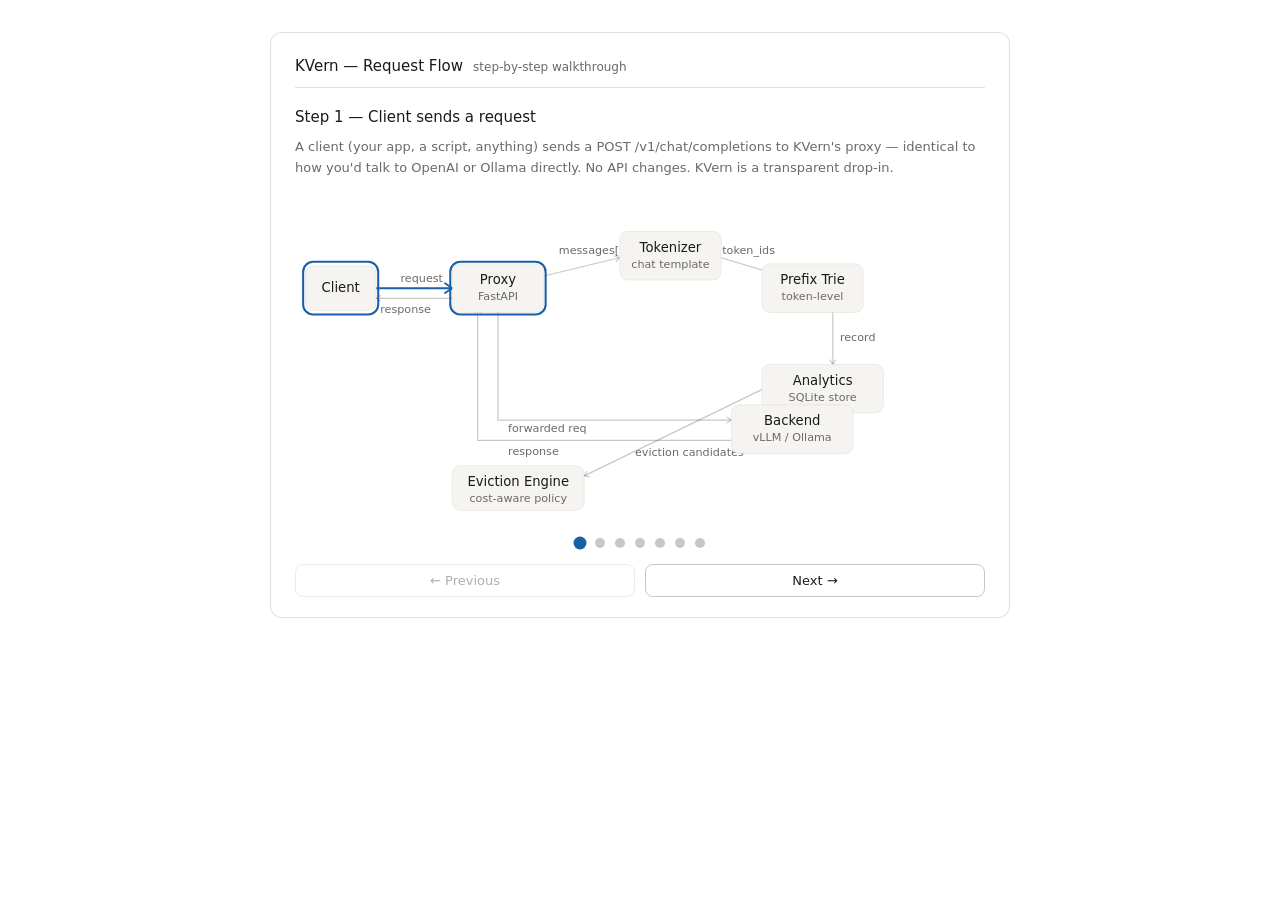
<file: docs/kvern_request_flow.html>
<!DOCTYPE html>
<html lang="en">
<head>
<meta charset="UTF-8"/>
<meta name="viewport" content="width=device-width, initial-scale=1.0"/>
<title>KVern — Request Flow</title>
<style>
  *, *::before, *::after { box-sizing: border-box; margin: 0; padding: 0; }

  :root {
    --color-background-primary: #ffffff;
    --color-background-secondary: #f5f4f0;
    --color-text-primary: #1a1a18;
    --color-text-secondary: #6b6a64;
    --color-border-tertiary: rgba(0,0,0,0.12);
    --color-border-secondary: rgba(0,0,0,0.22);
    --color-border-info: #185FA5;
    --color-text-info: #185FA5;
    --font-sans: system-ui, -apple-system, sans-serif;
    --border-radius-md: 8px;
    --border-radius-lg: 12px;
  }

  @media (prefers-color-scheme: dark) {
    :root {
      --color-background-primary: #1c1c1a;
      --color-background-secondary: #242422;
      --color-text-primary: #e8e6dc;
      --color-text-secondary: #9c9a92;
      --color-border-tertiary: rgba(255,255,255,0.1);
      --color-border-secondary: rgba(255,255,255,0.18);
      --color-border-info: #378ADD;
      --color-text-info: #378ADD;
    }
  }

  body {
    font-family: var(--font-sans);
    background: var(--color-background-primary);
    color: var(--color-text-primary);
    min-height: 100vh;
    display: flex;
    align-items: flex-start;
    justify-content: center;
    padding: 2rem 1rem;
  }

  .card {
    width: 100%;
    max-width: 740px;
    background: var(--color-background-primary);
    border: 0.5px solid var(--color-border-tertiary);
    border-radius: var(--border-radius-lg);
    padding: 1.5rem 1.5rem 1.25rem;
  }

  .card-header {
    display: flex;
    align-items: baseline;
    gap: 10px;
    margin-bottom: 1.25rem;
    border-bottom: 0.5px solid var(--color-border-tertiary);
    padding-bottom: 0.75rem;
  }

  .card-title {
    font-size: 15px;
    font-weight: 500;
    color: var(--color-text-primary);
  }

  .card-sub {
    font-size: 12px;
    color: var(--color-text-secondary);
  }

  .step-dot {
    width: 10px;
    height: 10px;
    border-radius: 50%;
    background: var(--color-border-secondary);
    transition: background .3s, transform .3s;
    display: inline-block;
  }
  .step-dot.active { background: var(--color-text-info); transform: scale(1.3); }
  .step-dot.done   { background: var(--color-border-info); opacity: 0.5; }

  .conn-line { stroke: var(--color-border-secondary); stroke-width: 1.2; fill: none; transition: stroke .25s, stroke-width .25s; }
  .conn-line.hot { stroke: #185FA5; stroke-width: 2; }
  @media (prefers-color-scheme: dark) { .conn-line.hot { stroke: #378ADD; } }

  .path-label { font-size: 11px; fill: var(--color-text-secondary); font-family: var(--font-sans); }

  #step-title { font-size: 15px; font-weight: 500; color: var(--color-text-primary); margin-bottom: 4px; min-height: 24px; }
  #step-desc  { font-size: 13px; color: var(--color-text-secondary); margin-bottom: 1.2rem; min-height: 52px; line-height: 1.65; }

  button {
    flex: 1;
    padding: 8px 0;
    font-size: 13px;
    border-radius: var(--border-radius-md);
    border: 0.5px solid var(--color-border-secondary);
    background: transparent;
    color: var(--color-text-primary);
    cursor: pointer;
    font-family: var(--font-sans);
    transition: background .15s;
  }
  button:hover { background: var(--color-background-secondary); }
  button:disabled { opacity: 0.35; cursor: default; }
</style>
</head>
<body>
<div class="card">

  <div class="card-header">
    <span class="card-title">KVern — Request Flow</span>
    <span class="card-sub">step-by-step walkthrough</span>
  </div>

  <div id="step-title"></div>
  <div id="step-desc"></div>

  <svg width="100%" viewBox="0 0 680 310" role="img">
    <title>KVern system diagram</title>
    <desc>Five components — Client, Proxy, Tokenizer, Prefix Trie, Analytics Store, Eviction Engine, and Backend — connected by labeled arrows showing the flow of a single inference request through KVern.</desc>
    <defs>
      <marker id="arrow" viewBox="0 0 10 10" refX="8" refY="5" markerWidth="6" markerHeight="6" orient="auto-start-reverse">
        <path d="M2 1L8 5L2 9" fill="none" stroke="context-stroke" stroke-width="1.5" stroke-linecap="round" stroke-linejoin="round"/>
      </marker>
    </defs>

    <!-- Connectors -->
    <line id="c-cp"  x1="80"  y1="80"  x2="155" y2="80"  class="conn-line" marker-end="url(#arrow)"/>
    <line id="c-pt"  x1="245" y1="68"  x2="320" y2="50"  class="conn-line" marker-end="url(#arrow)"/>
    <line id="c-tt"  x1="420" y1="50"  x2="480" y2="68"  class="conn-line" marker-end="url(#arrow)"/>
    <line id="c-ta"  x1="530" y1="100" x2="530" y2="155" class="conn-line" marker-end="url(#arrow)"/>
    <path id="c-pb"  d="M200 100 L200 210 L430 210"       class="conn-line" marker-end="url(#arrow)"/>
    <path id="c-bp"  d="M430 230 L180 230 L180 100"       class="conn-line" marker-end="url(#arrow)"/>
    <line id="c-pcc" x1="155" y1="90"  x2="80"  y2="90"  class="conn-line" marker-end="url(#arrow)"/>
    <line id="c-te2" x1="460" y1="180" x2="285" y2="265" class="conn-line" marker-end="url(#arrow)"/>

    <!-- Connector labels -->
    <text class="path-label" x="104" y="74">request</text>
    <text class="path-label" x="260" y="46">messages[]</text>
    <text class="path-label" x="421" y="46">token_ids</text>
    <text class="path-label" x="537" y="132">record</text>
    <text class="path-label" x="210" y="222">forwarded req</text>
    <text class="path-label" x="210" y="244">response</text>
    <text class="path-label" x="84"  y="104">response</text>
    <text class="path-label" x="335" y="245">eviction candidates</text>

    <!-- CLIENT -->
    <g id="box-client">
      <rect x="10" y="58" width="70" height="44" rx="8" fill="var(--color-background-secondary)" stroke="var(--color-border-tertiary)" stroke-width="0.5"/>
      <text x="45" y="84" text-anchor="middle" font-size="13" font-weight="500" fill="var(--color-text-primary)" font-family="var(--font-sans)">Client</text>
    </g>

    <!-- PROXY -->
    <g id="box-proxy">
      <rect x="155" y="56" width="90" height="48" rx="8" fill="var(--color-background-secondary)" stroke="var(--color-border-tertiary)" stroke-width="0.5"/>
      <text x="200" y="76" text-anchor="middle" font-size="13" font-weight="500" fill="var(--color-text-primary)" font-family="var(--font-sans)">Proxy</text>
      <text x="200" y="92" text-anchor="middle" font-size="11" fill="var(--color-text-secondary)" font-family="var(--font-sans)">FastAPI</text>
    </g>

    <!-- TOKENIZER -->
    <g id="box-tok">
      <rect x="320" y="24" width="100" height="48" rx="8" fill="var(--color-background-secondary)" stroke="var(--color-border-tertiary)" stroke-width="0.5"/>
      <text x="370" y="44" text-anchor="middle" font-size="13" font-weight="500" fill="var(--color-text-primary)" font-family="var(--font-sans)">Tokenizer</text>
      <text x="370" y="60" text-anchor="middle" font-size="11" fill="var(--color-text-secondary)" font-family="var(--font-sans)">chat template</text>
    </g>

    <!-- TRIE -->
    <g id="box-trie">
      <rect x="460" y="56" width="100" height="48" rx="8" fill="var(--color-background-secondary)" stroke="var(--color-border-tertiary)" stroke-width="0.5"/>
      <text x="510" y="76" text-anchor="middle" font-size="13" font-weight="500" fill="var(--color-text-primary)" font-family="var(--font-sans)">Prefix Trie</text>
      <text x="510" y="92" text-anchor="middle" font-size="11" fill="var(--color-text-secondary)" font-family="var(--font-sans)">token-level</text>
    </g>

    <!-- ANALYTICS -->
    <g id="box-analytics">
      <rect x="460" y="155" width="120" height="48" rx="8" fill="var(--color-background-secondary)" stroke="var(--color-border-tertiary)" stroke-width="0.5"/>
      <text x="520" y="175" text-anchor="middle" font-size="13" font-weight="500" fill="var(--color-text-primary)" font-family="var(--font-sans)">Analytics</text>
      <text x="520" y="191" text-anchor="middle" font-size="11" fill="var(--color-text-secondary)" font-family="var(--font-sans)">SQLite store</text>
    </g>

    <!-- BACKEND -->
    <g id="box-backend">
      <rect x="430" y="195" width="120" height="48" rx="8" fill="var(--color-background-secondary)" stroke="var(--color-border-tertiary)" stroke-width="0.5"/>
      <text x="490" y="215" text-anchor="middle" font-size="13" font-weight="500" fill="var(--color-text-primary)" font-family="var(--font-sans)">Backend</text>
      <text x="490" y="231" text-anchor="middle" font-size="11" fill="var(--color-text-secondary)" font-family="var(--font-sans)">vLLM / Ollama</text>
    </g>

    <!-- EVICTION -->
    <g id="box-eviction">
      <rect x="155" y="255" width="130" height="44" rx="8" fill="var(--color-background-secondary)" stroke="var(--color-border-tertiary)" stroke-width="0.5"/>
      <text x="220" y="275" text-anchor="middle" font-size="13" font-weight="500" fill="var(--color-text-primary)" font-family="var(--font-sans)">Eviction Engine</text>
      <text x="220" y="291" text-anchor="middle" font-size="11" fill="var(--color-text-secondary)" font-family="var(--font-sans)">cost-aware policy</text>
    </g>

    <!-- Highlight overlays -->
    <rect id="hl-client"    x="8"   y="54"  width="74"  height="52" rx="10" fill="none" stroke="var(--color-border-info)" stroke-width="2" opacity="0"/>
    <rect id="hl-proxy"     x="153" y="54"  width="94"  height="52" rx="10" fill="none" stroke="var(--color-border-info)" stroke-width="2" opacity="0"/>
    <rect id="hl-tok"       x="318" y="22"  width="104" height="52" rx="10" fill="none" stroke="var(--color-border-info)" stroke-width="2" opacity="0"/>
    <rect id="hl-trie"      x="458" y="54"  width="104" height="52" rx="10" fill="none" stroke="var(--color-border-info)" stroke-width="2" opacity="0"/>
    <rect id="hl-analytics" x="458" y="153" width="124" height="52" rx="10" fill="none" stroke="var(--color-border-info)" stroke-width="2" opacity="0"/>
    <rect id="hl-backend"   x="428" y="193" width="124" height="52" rx="10" fill="none" stroke="var(--color-border-info)" stroke-width="2" opacity="0"/>
    <rect id="hl-eviction"  x="153" y="253" width="134" height="48" rx="10" fill="none" stroke="var(--color-border-info)" stroke-width="2" opacity="0"/>
  </svg>

  <!-- Step dots -->
  <div style="display:flex;justify-content:center;gap:10px;margin:0.75rem 0 1rem;" id="dots-row"></div>

  <!-- Nav -->
  <div style="display:flex;gap:10px;">
    <button id="btn-prev" onclick="changeStep(-1)">← Previous</button>
    <button id="btn-next" onclick="changeStep(1)">Next →</button>
  </div>

</div>

<script>
const steps = [
  {
    title: "Step 1 — Client sends a request",
    desc: "A client (your app, a script, anything) sends a POST /v1/chat/completions to KVern's proxy — identical to how you'd talk to OpenAI or Ollama directly. No API changes. KVern is a transparent drop-in.",
    highlights: ["hl-client","hl-proxy"],
    hotLines: ["c-cp"]
  },
  {
    title: "Step 2 — Proxy extracts and tokenizes the prompt",
    desc: "The proxy pulls the model name and the messages[] array. It passes these to the Tokenizer, which applies the model's chat template (Jinja2) to serialize the conversation into a flat token ID sequence — exactly what the model sees internally.",
    highlights: ["hl-proxy","hl-tok"],
    hotLines: ["c-pt"]
  },
  {
    title: "Step 3 — Prefix Trie lookup and insert",
    desc: "The token IDs walk the trie from the root. KVern finds the longest prefix this request shares with any prior request. A 2000-token system prompt seen 500 times before? That's a deep trie hit. New tokens extend the trie for future matches.",
    highlights: ["hl-trie"],
    hotLines: ["c-tt"]
  },
  {
    title: "Step 4 — Analytics recorded (off the critical path)",
    desc: "Hit/miss, shared prefix depth, model, timestamp — all written to SQLite asynchronously. This happens concurrently with the backend forward, so it adds zero latency to the user's request. The proxy doesn't wait for this.",
    highlights: ["hl-analytics"],
    hotLines: ["c-ta"]
  },
  {
    title: "Step 5 — Request forwarded to backend",
    desc: "The original request is forwarded unchanged to vLLM or Ollama. KVern never modifies it. If KVern crashes, the request still reaches the backend — it fails open. The model generates a fresh response (Phase 2 is where KVern will actually skip prefix recomputation).",
    highlights: ["hl-backend"],
    hotLines: ["c-pb"]
  },
  {
    title: "Step 6 — Response streamed back to client",
    desc: "The backend response (streaming or complete) passes through the proxy back to the client, unmodified. Post-response, backend latency is recorded to the analytics store to compute end-to-end savings.",
    highlights: ["hl-client","hl-proxy"],
    hotLines: ["c-bp","c-pcc"]
  },
  {
    title: "Step 7 — Eviction engine runs in background",
    desc: "Periodically, the eviction engine scores every trie node using the configured policy (LRU, LFU-decay, or cost-aware). It produces an ordered eviction list. In Phase 1 this is pure logic — no GPU blocks are touched yet. In Phase 2 it drives actual vLLM block eviction.",
    highlights: ["hl-eviction","hl-trie","hl-analytics"],
    hotLines: ["c-te2"]
  }
];

let current = 0;
const allHighlights = ["hl-client","hl-proxy","hl-tok","hl-trie","hl-analytics","hl-backend","hl-eviction"];
const allLines = ["c-cp","c-pt","c-tt","c-ta","c-pb","c-bp","c-pcc","c-te2"];
const dotsRow = document.getElementById('dots-row');

steps.forEach((_,i) => {
  const d = document.createElement('div');
  d.className = 'step-dot';
  d.id = 'dot-'+i;
  dotsRow.appendChild(d);
});

function render(idx) {
  const s = steps[idx];
  document.getElementById('step-title').textContent = s.title;
  document.getElementById('step-desc').textContent = s.desc;

  allHighlights.forEach(id => {
    const el = document.getElementById(id);
    if (el) el.setAttribute('opacity', s.highlights.includes(id) ? '1' : '0');
  });
  allLines.forEach(id => {
    const el = document.getElementById(id);
    if (el) {
      if (s.hotLines.includes(id)) el.classList.add('hot');
      else el.classList.remove('hot');
    }
  });

  steps.forEach((_,i) => {
    const d = document.getElementById('dot-'+i);
    d.className = 'step-dot' + (i === idx ? ' active' : (i < idx ? ' done' : ''));
  });

  document.getElementById('btn-prev').disabled = idx === 0;
  document.getElementById('btn-next').textContent = idx === steps.length - 1 ? 'Restart ↺' : 'Next →';
}

function changeStep(dir) {
  current = (current + dir + steps.length) % steps.length;
  render(current);
}

render(0);
</script>
</body>
</html>
</file>
<file: website/public/styles/main.css>
/* ===== CSS VARIABLES ===== */
:root {
    /* Color Palette - Cyber Infrastructure Theme */
    --bg-primary: #0A0A0B;
    --bg-secondary: #020617;
    --bg-glass: rgba(15, 23, 42, 0.7);
    --accent-green: #22C55E;
    --accent-violet: #A855F7;
    --text-gray: #94A3B8;
    --text-white: #FFFFFF;
    --text-dim: #64748B;
    --border-gray: #334155;
    
    /* Typography */
    --font-primary: 'Inter', -apple-system, BlinkMacSystemFont, sans-serif;
    --font-mono: 'JetBrains Mono', monospace;
    
    /* Spacing */
    --container-max: 1200px;
    --section-padding: 4rem 0;
    --element-gap: 1.5rem;
    
    /* Effects */
    --glass-blur: blur(12px);
    --border-radius: 0.75rem;
    --transition-smooth: all 0.3s cubic-bezier(0.4, 0, 0.2, 1);
}

/* ===== RESET & BASE ===== */
* {
    margin: 0;
    padding: 0;
    box-sizing: border-box;
}

html {
    scroll-behavior: smooth;
}

body {
    font-family: var(--font-primary);
    background: var(--bg-primary);
    color: var(--text-white);
    line-height: 1.6;
    overflow-x: hidden;
}

/* Subtle background gradient */
body::before {
    content: '';
    position: fixed;
    top: 0;
    left: 0;
    width: 100%;
    height: 100%;
    background: radial-gradient(circle at 20% 80%, rgba(168, 85, 247, 0.1) 0%, transparent 50%),
                radial-gradient(circle at 80% 20%, rgba(34, 197, 94, 0.1) 0%, transparent 50%);
    pointer-events: none;
    z-index: -1;
}

/* ===== TYPOGRAPHY ===== */
h1, h2, h3, h4, h5, h6 {
    font-weight: 600;
    line-height: 1.2;
}

.mono-text {
    font-family: var(--font-mono);
    font-weight: 500;
}

.accent-text {
    background: linear-gradient(135deg, var(--accent-green), var(--accent-violet));
    -webkit-background-clip: text;
    -webkit-text-fill-color: transparent;
    background-clip: text;
}

/* ===== NAVIGATION ===== */
.main-nav {
    position: fixed;
    top: 0;
    left: 0;
    right: 0;
    background: rgba(10, 10, 11, 0.95);
    backdrop-filter: var(--glass-blur);
    border-bottom: 1px solid var(--border-gray);
    z-index: 1000;
    transition: var(--transition-smooth);
}

.nav-container {
    max-width: var(--container-max);
    margin: 0 auto;
    padding: 0 2rem;
    display: flex;
    align-items: center;
    justify-content: space-between;
    height: 70px;
}

.nav-brand {
    font-size: 1.5rem;
    font-weight: 700;
    color: var(--text-white);
}

.brand-text {
    background: linear-gradient(135deg, var(--accent-green), var(--accent-violet));
    -webkit-background-clip: text;
    -webkit-text-fill-color: transparent;
    background-clip: text;
}

.nav-links {
    display: flex;
    list-style: none;
    gap: 2rem;
    margin: 0;
    padding: 0;
}

.nav-links a {
    color: var(--text-gray);
    text-decoration: none;
    font-weight: 500;
    transition: var(--transition-smooth);
    padding: 0.5rem 0;
    position: relative;
}

.nav-links a:hover {
    color: var(--accent-green);
}

.nav-links a::after {
    content: '';
    position: absolute;
    bottom: 0;
    left: 0;
    width: 0;
    height: 2px;
    background: var(--accent-green);
    transition: var(--transition-smooth);
}

.nav-links a:hover::after {
    width: 100%;
}

.nav-toggle {
    display: none;
    flex-direction: column;
    cursor: pointer;
    gap: 4px;
}

.nav-toggle span {
    width: 25px;
    height: 2px;
    background: var(--text-white);
    transition: var(--transition-smooth);
}

/* ===== LAYOUT ===== */
.container {
    max-width: var(--container-max);
    margin: 0 auto;
    padding: 0 2rem;
}

/* ===== HERO SECTION ===== */
.hero-section {
    min-height: 100vh;
    display: flex;
    align-items: center;
    position: relative;
    padding: var(--section-padding);
    padding-top: calc(var(--section-padding) + 70px); /* Account for nav height */
}

.hero-section .container {
    display: grid;
    grid-template-columns: 1fr 1fr;
    gap: 4rem;
    align-items: center;
    width: 100%;
}

@media (min-width: 1025px) {
    .hero-section .container {
        grid-template-columns: 1.2fr 0.8fr;
    }
}

.hero-content {
    z-index: 2;
}

.hero-title {
    font-size: clamp(2.5rem, 5vw, 4rem);
    font-weight: 700;
    margin-bottom: 1.5rem;
    letter-spacing: -0.02em;
}

.hero-subtitle {
    font-size: 1.25rem;
    color: var(--text-gray);
    margin-bottom: 2.5rem;
    line-height: 1.7;
}

.hero-buttons {
    display: flex;
    gap: 1rem;
    flex-wrap: wrap;
}

/* ===== BUTTONS ===== */
.btn-primary,
.btn-secondary {
    padding: 0.875rem 1.5rem;
    border: none;
    border-radius: var(--border-radius);
    font-family: var(--font-primary);
    font-size: 0.95rem;
    font-weight: 500;
    cursor: pointer;
    transition: var(--transition-smooth);
    display: inline-flex;
    align-items: center;
    gap: 0.5rem;
    text-decoration: none;
}

.btn-primary {
    background: linear-gradient(135deg, var(--accent-green), #16a34a);
    color: white;
    box-shadow: 0 4px 12px rgba(34, 197, 94, 0.3);
}

.btn-primary:hover {
    transform: translateY(-2px);
    box-shadow: 0 6px 20px rgba(34, 197, 94, 0.4);
}

.btn-secondary {
    background: var(--bg-glass);
    color: var(--text-white);
    border: 1px solid var(--border-gray);
    backdrop-filter: var(--glass-blur);
}

.btn-secondary:hover {
    background: rgba(15, 23, 42, 0.9);
    border-color: var(--accent-violet);
}

.copy-icon {
    opacity: 0.8;
    transition: var(--transition-smooth);
}

.btn-primary:hover .copy-icon {
    opacity: 1;
}

/* Copy button states */
.btn-primary.copied {
    transform: translateY(-2px);
    box-shadow: 0 6px 20px rgba(34, 197, 94, 0.6);
}

.btn-primary:disabled {
    opacity: 0.7;
    cursor: not-allowed;
    transform: none;
}

/* ===== HERO VISUAL ===== */
.hero-visual {
    display: flex;
    justify-content: center;
    align-items: center;
}

.trie-animation {
    width: 400px;
    height: 300px;
    position: relative;
    border: 1px solid var(--border-gray);
    border-radius: var(--border-radius);
    background: var(--bg-glass);
    backdrop-filter: var(--glass-blur);
    display: flex;
    align-items: center;
    justify-content: center;
    overflow: hidden;
}
/* ===== PROBLEM STATEMENT SECTION ===== */
.problem-section {
    padding: var(--section-padding);
    background: linear-gradient(135deg, rgba(15, 23, 42, 0.8) 0%, rgba(30, 41, 59, 0.8) 100%);
    border-top: 1px solid var(--border-gray);
}

.section-header {
    text-align: center;
    margin-bottom: 4rem;
}

.section-title {
    font-size: clamp(2rem, 4vw, 3rem);
    font-weight: 700;
    margin-bottom: 1.5rem;
    letter-spacing: -0.02em;
}

.section-subtitle {
    font-size: 1.25rem;
    color: var(--text-gray);
    max-width: 800px;
    margin: 0 auto;
    line-height: 1.6;
}

.problem-visual {
    max-width: 1400px;
    margin: 0 auto;
}
/* ===== HOW IT WORKS SECTION ===== */
.how-it-works-section {
    padding: 8rem 0;
    background: linear-gradient(135deg, 
        rgba(10, 10, 11, 0.95) 0%, 
        rgba(15, 23, 42, 0.98) 50%, 
        rgba(10, 10, 11, 0.95) 100%
    );
    position: relative;
    overflow: hidden;
}

.how-it-works-section::before {
    content: '';
    position: absolute;
    top: 0;
    left: 0;
    right: 0;
    bottom: 0;
    background: radial-gradient(circle at 20% 50%, rgba(168, 85, 247, 0.1) 0%, transparent 50%),
                radial-gradient(circle at 80% 50%, rgba(34, 197, 94, 0.1) 0%, transparent 50%);
    pointer-events: none;
}

.features-grid {
    display: grid;
    grid-template-columns: repeat(auto-fit, minmax(350px, 1fr));
    gap: 2.5rem;
    margin-bottom: 4rem;
}

.feature-card {
    background: var(--bg-glass);
    backdrop-filter: var(--glass-blur);
    border-radius: var(--border-radius);
    padding: 2.5rem;
    border: 1px solid var(--border-gray);
    transition: var(--transition-smooth);
    position: relative;
    overflow: hidden;
}

.feature-card::before {
    content: '';
    position: absolute;
    top: 0;
    left: 0;
    right: 0;
    height: 4px;
    background: linear-gradient(90deg, var(--accent-green), var(--accent-violet));
    opacity: 0;
    transition: var(--transition-smooth);
}

.feature-card:hover {
    transform: translateY(-8px);
    border-color: rgba(34, 197, 94, 0.4);
    box-shadow: 0 20px 40px rgba(0, 0, 0, 0.3);
}

.feature-card:hover::before {
    opacity: 1;
}

.feature-icon {
    color: var(--accent-green);
    margin-bottom: 1.5rem;
}

.feature-title {
    font-size: 1.5rem;
    font-weight: 600;
    color: var(--text-white);
    margin-bottom: 1rem;
    line-height: 1.2;
}

.feature-description {
    color: var(--text-gray);
    line-height: 1.6;
    margin-bottom: 2rem;
    font-size: 0.95rem;
}

.feature-details {
    margin-bottom: 2rem;
}

.detail-item {
    display: flex;
    align-items: center;
    gap: 0.75rem;
    margin-bottom: 0.75rem;
    font-size: 0.9rem;
}

.detail-icon {
    font-size: 1rem;
}

.detail-text {
    color: var(--text-white);
    font-weight: 500;
}

.feature-preview {
    background: rgba(30, 41, 59, 0.5);
    border-radius: 8px;
    padding: 1.5rem;
    border: 1px solid var(--border-gray);
    font-family: var(--font-mono);
    font-size: 0.85rem;
    line-height: 1.4;
}

.preview-code {
    color: var(--text-gray);
}

.code-comment {
    color: #6b7280;
    font-style: italic;
}

.code-keyword {
    color: var(--accent-violet);
    font-weight: 600;
}

/* Demo Section */
.demo-container {
    background: var(--bg-glass);
    backdrop-filter: var(--glass-blur);
    border-radius: var(--border-radius);
    padding: 3rem;
    border: 1px solid var(--border-gray);
    text-align: center;
}

.demo-header h3 {
    font-size: 2rem;
    color: var(--text-white);
    margin-bottom: 0.5rem;
}

.demo-header p {
    color: var(--text-gray);
    margin-bottom: 2.5rem;
    font-size: 1.1rem;
}

.demo-controls {
    display: flex;
    justify-content: center;
    gap: 2rem;
    margin-bottom: 3rem;
    flex-wrap: wrap;
}

.demo-btn {
    background: var(--bg-glass);
    backdrop-filter: var(--glass-blur);
    border: 1px solid var(--accent-green);
    border-radius: 8px;
    padding: 0.75rem 1.5rem;
    color: var(--text-white);
    font-weight: 600;
    cursor: pointer;
    transition: var(--transition-smooth);
    font-size: 0.9rem;
}

.demo-btn:hover {
    background: rgba(34, 197, 94, 0.1);
    box-shadow: 0 4px 16px rgba(34, 197, 94, 0.2);
}

.demo-btn.active {
    background: var(--accent-green);
    color: var(--bg-primary);
}

.demo-steps {
    display: flex;
    justify-content: space-between;
    gap: 2rem;
    text-align: left;
}

.demo-step {
    flex: 1;
    display: flex;
    gap: 1rem;
    align-items: flex-start;
    opacity: 0.6;
    transform: translateY(10px);
    transition: all 0.3s ease;
}

.demo-step.active {
    opacity: 1;
    transform: translateY(0);
}

.step-number {
    width: 2.5rem;
    height: 2.5rem;
    background: var(--accent-green);
    color: var(--bg-primary);
    border-radius: 50%;
    display: flex;
    align-items: center;
    justify-content: center;
    font-weight: 700;
    font-size: 1.1rem;
    flex-shrink: 0;
}

.demo-step.active .step-number {
    animation: pulse-step 2s infinite;
}

.step-content h4 {
    color: var(--text-white);
    margin-bottom: 0.5rem;
    font-size: 1.1rem;
}

.step-content p {
    color: var(--text-gray);
    line-height: 1.5;
    font-size: 0.9rem;
}

@keyframes pulse-step {
    0%, 100% {
        transform: scale(1);
    }
    50% {
        transform: scale(1.1);
    }
}

/* ===== RESPONSIVE ===== */
@media (max-width: 1024px) {
    .features-grid {
        grid-template-columns: repeat(auto-fit, minmax(300px, 1fr));
        gap: 2rem;
    }
    
    .demo-steps {
        flex-direction: column;
        gap: 1.5rem;
    }
}

/* ===== ARCHITECTURE SECTION ===== */
.architecture-section {
    padding: 8rem 0;
    background: linear-gradient(135deg, 
        rgba(15, 23, 42, 0.95) 0%, 
        rgba(30, 41, 59, 0.98) 50%, 
        rgba(15, 23, 42, 0.95) 100%
    );
    border-top: 1px solid var(--border-gray);
    position: relative;
    overflow: hidden;
}

.architecture-section::before {
    content: '';
    position: absolute;
    top: 0;
    left: 0;
    right: 0;
    bottom: 0;
    background: radial-gradient(circle at 30% 40%, rgba(34, 197, 94, 0.1) 0%, transparent 50%),
                radial-gradient(circle at 70% 60%, rgba(168, 85, 247, 0.1) 0%, transparent 50%);
    pointer-events: none;
}

.architecture-container {
    max-width: 1200px;
    margin: 0 auto;
}

.step-info {
    text-align: center;
    margin-bottom: 3rem;
}

.step-info h3 {
    font-size: 1.75rem;
    font-weight: 600;
    color: var(--text-white);
    margin-bottom: 1rem;
    line-height: 1.2;
}

.step-info p {
    font-size: 1.1rem;
    color: var(--text-gray);
    line-height: 1.6;
    max-width: 800px;
    margin: 0 auto;
}

.arch-diagram {
    background: var(--bg-glass);
    backdrop-filter: var(--glass-blur);
    border-radius: var(--border-radius);
    padding: 2rem;
    border: 1px solid var(--border-gray);
    margin-bottom: 3rem;
}

.arch-line {
    stroke: #64748B;
    stroke-width: 2;
    fill: none;
    transition: all 0.3s ease;
}

.arch-line.active {
    stroke: var(--accent-green);
    stroke-width: 3;
    filter: drop-shadow(0 0 8px rgba(34, 197, 94, 0.4));
}

.arch-label {
    font-size: 11px;
    fill: var(--text-gray);
    font-family: var(--font-primary);
    font-weight: 500;
}

.arch-node {
    transition: all 0.3s ease;
}

.arch-node.active rect {
    stroke: var(--accent-green);
    stroke-width: 2;
    filter: drop-shadow(0 0 12px rgba(34, 197, 94, 0.3));
}

.step-navigation {
    display: flex;
    flex-direction: column;
    align-items: center;
    gap: 2rem;
}

.step-dots {
    display: flex;
    gap: 1rem;
    align-items: center;
}

.step-dot {
    width: 12px;
    height: 12px;
    border-radius: 50%;
    background: var(--border-gray);
    transition: all 0.3s ease;
    cursor: pointer;
}

.step-dot.active {
    background: var(--accent-green);
    transform: scale(1.2);
    box-shadow: 0 0 12px rgba(34, 197, 94, 0.4);
}

.step-dot.completed {
    background: var(--accent-violet);
    opacity: 0.7;
}

.step-controls {
    display: flex;
    gap: 2rem;
}

.step-btn {
    background: var(--bg-glass);
    backdrop-filter: var(--glass-blur);
    border: 1px solid var(--border-gray);
    border-radius: var(--border-radius);
    padding: 0.75rem 1.5rem;
    color: var(--text-white);
    font-weight: 600;
    cursor: pointer;
    transition: var(--transition-smooth);
    font-size: 0.9rem;
}

.step-btn:hover {
    background: rgba(34, 197, 94, 0.1);
    border-color: var(--accent-green);
    box-shadow: 0 4px 16px rgba(34, 197, 94, 0.2);
}

.step-btn:disabled {
    opacity: 0.5;
    cursor: not-allowed;
}

/* Responsive */
@media (max-width: 1024px) {
    .arch-diagram {
        padding: 1.5rem;
    }
    
    .step-info h3 {
        font-size: 1.5rem;
    }
    
    .step-info p {
        font-size: 1rem;
    }
}

@media (max-width: 768px) {
    .nav-links {
        display: none;
    }
    
    .nav-toggle {
        display: flex;
    }
    
    .hero-section {
        padding-top: calc(4rem + 70px);
    }
    
    .hero-section .container {
        grid-template-columns: 1fr;
        gap: 3rem;
        text-align: center;
    }
    
    .hero-buttons {
        justify-content: center;
    }
    
    .trie-animation {
        width: 100%;
        max-width: 350px;
        height: 250px;
    }
    
    .feature-card {
        padding: 2rem;
    }
    
    .demo-container {
        padding: 2rem;
    }
    
    .demo-controls {
        gap: 1rem;
    }
    
    .demo-btn {
        padding: 0.6rem 1.2rem;
        font-size: 0.85rem;
    }

    .arch-diagram {
        padding: 1.5rem;
    }
    
    .step-info h3 {
        font-size: 1.5rem;
    }
    
    .step-info p {
        font-size: 1rem;
    }
}

@media (max-width: 480px) {
    .hero-title {
        font-size: 2rem;
    }
    
    .trie-animation {
        width: 100%;
        max-width: 300px;
        height: 220px;
    }
    
    .container {
        padding: 0 1rem;
    }
    
    .hero-subtitle {
        font-size: 1.1rem;
    }
    
    .hero-buttons {
        flex-direction: column;
        align-items: center;
    }
    
    .btn-primary,
    .btn-secondary {
        width: 100%;
        max-width: 280px;
        justify-content: center;
    }
    
    .trie-animation {
        max-width: 320px;
        height: 250px;
    }
    
    .trie-node {
        width: 40px;
        height: 40px;
        font-size: 0.6rem;
    }
    
    .trie-node.root-node {
        width: 50px;
        height: 50px;
    }
}
</file>
<file: website/public/styles/components.css>
/* ===== COMPONENT STYLES ===== */

/* Glassmorphism Cards */
.glass-card {
    background: var(--bg-glass);
    backdrop-filter: var(--glass-blur);
    border: 1px solid var(--border-gray);
    border-radius: var(--border-radius);
    padding: 1.5rem;
    transition: var(--transition-smooth);
}

.glass-card:hover {
    border-color: var(--accent-violet);
    transform: translateY(-2px);
}

/* ===== TRIE ANIMATION VISUAL ===== */
.hero-visual {
    display: flex;
    justify-content: center;
    align-items: center;
}

.trie-animation {
    width: 450px;
    height: 350px;
    position: relative;
    border: 1px solid var(--border-gray);
    border-radius: var(--border-radius);
    background: var(--bg-glass);
    backdrop-filter: var(--glass-blur);
    overflow: hidden;
}

.animation-container {
    position: relative;
    width: 100%;
    height: 100%;
    padding: 1rem;
}

/* Token Flow Animation */
.token-flow-path {
    position: absolute;
    top: 40%;
    left: 10px;
    width: 200px;
    height: 4px;
    z-index: 3;
}

.token {
    position: absolute;
    width: 12px;
    height: 12px;
    background: var(--accent-green);
    border-radius: 50%;
    box-shadow: 0 0 12px rgba(34, 197, 94, 0.8);
    opacity: 0;
    transform: translateX(0px);
    top: -4px;
}

.token-1 { left: 0px; }
.token-2 { left: 0px; }
.token-3 { left: 0px; }

/* Trie Nodes */
.trie-structure {
    position: relative;
    width: 100%;
    height: 100%;
}

.trie-node {
    position: absolute;
    width: 60px;
    height: 60px;
    background: rgba(148, 163, 184, 0.2);
    border: 2px solid var(--text-gray);
    border-radius: 50%;
    display: flex;
    align-items: center;
    justify-content: center;
    font-size: 0.75rem;
    font-weight: 500;
    color: var(--text-white);
    transition: var(--transition-smooth);
    z-index: 2;
}

.trie-node.root-node {
    top: 15%;
    left: 50%;
    transform: translateX(-50%);
    background: rgba(168, 85, 247, 0.3);
    border-color: var(--accent-violet);
    width: 70px;
    height: 70px;
}

.trie-node.level-1.left {
    top: 40%;
    left: 3%;
}

.trie-node.level-1.right {
    top: 40%;
    right: 3%;
}

.trie-node.level-2.left {
    top: 65%;
    left: 0%;
}

.trie-node.level-2.center {
    top: 65%;
    left: 50%;
    transform: translateX(-50%);
}

.trie-node.hit-node {
    background: rgba(34, 197, 94, 0.3);
    border-color: var(--accent-green);
    box-shadow: 0 0 15px rgba(34, 197, 94, 0.5);
}

.node-label {
    text-align: center;
    font-size: 0.7rem;
    line-height: 1;
    font-weight: 600;
}

.hit-indicator {
    position: absolute;
    top: -10px;
    right: -10px;
    width: 24px;
    height: 24px;
    background: var(--accent-green);
    border-radius: 50%;
    font-size: 14px;
    display: flex;
    align-items: center;
    justify-content: center;
    opacity: 0;
    transform: scale(0);
    transition: all 0.3s ease-out;
    font-weight: bold;
    color: white;
    border: 2px solid white;
}

/* Connection Lines SVG */
.connection-lines {
    position: absolute;
    top: 0;
    left: 0;
    z-index: 1;
    pointer-events: none;
}

.hit-line {
    filter: drop-shadow(0 0 6px rgba(34, 197, 94, 0.6));
}

/* Stats Display */
.trie-stats {
    position: absolute;
    bottom: 10px;
    left: 10px;
    right: 10px;
    display: flex;
    justify-content: space-between;
    z-index: 3;
}

.stat-item {
    text-align: center;
    background: rgba(0, 0, 0, 0.5);
    padding: 0.5rem;
    border-radius: 6px;
    backdrop-filter: blur(8px);
}

.stat-value {
    display: block;
    font-size: 1.2rem;
    font-weight: 700;
    color: var(--accent-green);
}

.stat-label {
    font-size: 0.7rem;
    color: var(--text-gray);
    text-transform: uppercase;
}

/* Code Snippets */
.code-snippet {
    background: #0F0F23;
    border: 1px solid var(--border-gray);
    border-radius: var(--border-radius);
    padding: 1.5rem;
    font-family: var(--font-mono);
    font-size: 0.875rem;
    color: var(--text-gray);
    overflow-x: auto;
    position: relative;
}

.code-snippet::before {
    content: '';
    position: absolute;
    top: 0;
    left: 0;
    right: 0;
    height: 3px;
    background: linear-gradient(90deg, var(--accent-green), var(--accent-violet));
    border-radius: var(--border-radius) var(--border-radius) 0 0;
}

.code-highlight {
    color: var(--accent-green);
}

/* Metrics Display */
.metric-card {
    text-align: center;
    padding: 1.5rem;
}

.metric-value {
    font-size: 2.5rem;
    font-weight: 700;
    color: var(--accent-green);
    margin-bottom: 0.5rem;
}

.metric-label {
    color: var(--text-gray);
    font-size: 0.875rem;
    text-transform: uppercase;
    letter-spacing: 0.05em;
}

/* Feature Grid */
.feature-grid {
    display: grid;
    grid-template-columns: repeat(auto-fit, minmax(300px, 1fr));
    gap: 2rem;
    margin: 3rem 0;
}

.feature-card {
    padding: 2rem;
    text-align: center;
}

.feature-icon {
    width: 64px;
    height: 64px;
    margin: 0 auto 1.5rem;
    background: linear-gradient(135deg, var(--accent-green), var(--accent-violet));
    border-radius: 50%;
    display: flex;
    align-items: center;
    justify-content: center;
}

.feature-title {
    font-size: 1.25rem;
    margin-bottom: 1rem;
    color: var(--text-white);
}

.feature-description {
    color: var(--text-gray);
    line-height: 1.6;
}

/* Navigation (for future sections) */
.nav-header {
    position: fixed;
    top: 0;
    left: 0;
    right: 0;
    background: var(--bg-glass);
    backdrop-filter: var(--glass-blur);
    border-bottom: 1px solid var(--border-gray);
    padding: 1rem 0;
    z-index: 100;
    transition: var(--transition-smooth);
    transform: translateY(-100%);
}

.nav-header.visible {
    transform: translateY(0);
}

.nav-content {
    display: flex;
    justify-content: space-between;
    align-items: center;
}

.logo {
    font-size: 1.5rem;
    font-weight: 700;
    color: var(--text-white);
    text-decoration: none;
}

/* Utility Classes */
.text-center { text-align: center; }
.text-left { text-align: left; }
.text-right { text-align: right; }

.mb-1 { margin-bottom: 0.5rem; }
.mb-2 { margin-bottom: 1rem; }
.mb-3 { margin-bottom: 1.5rem; }
.mb-4 { margin-bottom: 2rem; }

.mt-1 { margin-top: 0.5rem; }
.mt-2 { margin-top: 1rem; }
.mt-3 { margin-top: 1.5rem; }
.mt-4 { margin-top: 2rem; }

.opacity-70 { opacity: 0.7; }
.opacity-80 { opacity: 0.8; }
.opacity-90 { opacity: 0.9; }

/* ===== PROBLEM STATEMENT COMPONENTS ===== */

/* Comparison Container */
.comparison-container {
    display: grid;
    grid-template-columns: 1fr 1fr;
    gap: 3rem;
    margin-bottom: 3rem;
}

.flow-card {
    background: var(--bg-glass);
    backdrop-filter: var(--glass-blur);
    border-radius: var(--border-radius);
    padding: 2rem;
    border: 1px solid var(--border-gray);
    transition: var(--transition-smooth);
}

.flow-card.wasteful {
    border-color: rgba(239, 68, 68, 0.3);
    background: rgba(15, 23, 42, 0.9);
}

.flow-card.optimized {
    border-color: rgba(34, 197, 94, 0.3);
    background: rgba(15, 23, 42, 0.9);
}

.flow-title {
    display: flex;
    align-items: center;
    gap: 0.75rem;
    font-size: 1.5rem;
    font-weight: 600;
    margin-bottom: 2rem;
    color: var(--text-white);
}

.flow-icon {
    font-size: 1.25rem;
}

/* Request Flow */
.request-flow {
    display: flex;
    flex-direction: column;
    gap: 1.5rem;
    margin-bottom: 2rem;
}

.request-item {
    background: rgba(30, 41, 59, 0.5);
    border-radius: 8px;
    padding: 1.5rem;
    border: 1px solid var(--border-gray);
}

.request-item.cached {
    border-color: rgba(34, 197, 94, 0.3);
    background: rgba(20, 83, 45, 0.2);
}

.request-header {
    font-weight: 600;
    color: var(--accent-violet);
    margin-bottom: 1rem;
    font-size: 0.95rem;
}

.prompt-parts {
    display: flex;
    flex-direction: column;
    gap: 0.75rem;
    margin-bottom: 1rem;
}

.prompt-part {
    padding: 0.75rem;
    border-radius: 6px;
    font-family: var(--font-mono);
    font-size: 0.8rem;
    line-height: 1.4;
    position: relative;
}

.prompt-part.system {
    background: rgba(168, 85, 247, 0.1);
    border: 1px solid rgba(168, 85, 247, 0.2);
    color: var(--text-white);
}

.prompt-part.user {
    background: rgba(59, 130, 246, 0.1);
    border: 1px solid rgba(59, 130, 246, 0.2);
    color: var(--text-white);
}

.prompt-part.chat {
    background: rgba(245, 158, 11, 0.1);
    border: 1px solid rgba(245, 158, 11, 0.2);
    color: var(--text-white);
}

.prompt-part.duplicate {
    border-color: rgba(239, 68, 68, 0.4);
    background: rgba(239, 68, 68, 0.1);
    animation: pulse-warning 2s infinite;
}

.prompt-part.cached {
    border-color: rgba(34, 197, 94, 0.4);
    background: rgba(34, 197, 94, 0.1);
}

.duplicate-tag, .cache-tag {
    position: absolute;
    top: -8px;
    right: 12px;
    background: var(--accent-green);
    color: white;
    padding: 2px 8px;
    border-radius: 4px;
    font-size: 0.7rem;
    font-weight: 600;
}

.duplicate-tag {
    background: #ef4444;
}

.cache-tag {
    background: var(--accent-green);
}

.computation {
    display: flex;
    justify-content: space-between;
    align-items: center;
    padding-top: 0.75rem;
    border-top: 1px solid var(--border-gray);
    font-size: 0.85rem;
}

.compute-cost {
    color: #ef4444;
    font-weight: 600;
    font-family: var(--font-mono);
}

.tokens {
    color: var(--text-gray);
}

/* Flow Summary */
.flow-summary {
    display: flex;
    justify-content: space-between;
    padding: 1.5rem;
    border-radius: 8px;
    border: 1px solid var(--border-gray);
}

.flow-summary.wasteful {
    background: rgba(239, 68, 68, 0.1);
    border-color: rgba(239, 68, 68, 0.3);
}

.flow-summary.optimized {
    background: rgba(34, 197, 94, 0.1);
    border-color: rgba(34, 197, 94, 0.3);
}

.summary-stat {
    text-align: center;
}

.stat-number {
    display: block;
    font-size: 1.75rem;
    font-weight: 700;
    color: var(--text-white);
}

.stat-label {
    font-size: 0.85rem;
    color: var(--text-gray);
    text-transform: uppercase;
    letter-spacing: 0.05em;
}

/* Savings Summary */
.savings-summary {
    display: grid;
    grid-template-columns: repeat(3, 1fr);
    gap: 2rem;
    margin-top: 3rem;
}

.savings-card {
    background: var(--bg-glass);
    backdrop-filter: var(--glass-blur);
    border: 1px solid var(--accent-green);
    border-radius: var(--border-radius);
    padding: 2rem;
    text-align: center;
    transition: var(--transition-smooth);
}

.savings-card:hover {
    transform: translateY(-4px);
    box-shadow: 0 8px 25px rgba(34, 197, 94, 0.2);
}

.savings-stat {
    margin-bottom: 1rem;
}

.savings-number {
    display: block;
    font-size: 2.5rem;
    font-weight: 700;
    color: var(--accent-green);
    margin-bottom: 0.25rem;
}

.savings-label {
    font-size: 1rem;
    color: var(--text-white);
    font-weight: 600;
}

.savings-description {
    color: var(--text-gray);
    line-height: 1.5;
    font-size: 0.9rem;
}

/* Animations */
@keyframes pulse-warning {
    0%, 100% {
        background: rgba(239, 68, 68, 0.1);
    }
    50% {
        background: rgba(239, 68, 68, 0.2);
    }
}

/* Responsive */
@media (max-width: 1024px) {
    .comparison-container {
        grid-template-columns: 1fr;
        gap: 2rem;
    }
    
    .savings-summary {
        grid-template-columns: 1fr;
        gap: 1.5rem;
    }
}

@media (max-width: 768px) {
    .flow-card {
        padding: 1.5rem;
    }
    
    .request-item {
        padding: 1rem;
    }
    
    .prompt-part {
        padding: 0.5rem;
        font-size: 0.75rem;
    }
    
    .savings-number {
        font-size: 2rem;
    }
}
</file>
<file: website/public/styles/animations.css>
/* ===== SIMPLIFIED TOKEN ANIMATIONS ===== */

/* Remove complex keyframes, use direct JavaScript manipulation */
.trie-animation.active .token {
    /* Base state - animated via JavaScript */
}

.trie-animation.debug {
    border: 2px solid #ff0000;
}

.trie-animation.debug .token {
    opacity: 1;
    background: #ff0000;
}

.trie-animation.debug .token-flow-path {
    background: rgba(255, 0, 0, 0.2);
}

/* ===== EXISTING ANIMATIONS ===== */
@keyframes pulseGlow {
    0%, 100% {
        box-shadow: 0 0 5px rgba(168, 85, 247, 0.5);
    }
    50% {
        box-shadow: 0 0 25px rgba(168, 85, 247, 0.8);
    }
}

@keyframes fadeInUp {
    from {
        opacity: 0;
        transform: translateY(30px);
    }
    to {
        opacity: 1;
        transform: translateY(0);
    }
}

@keyframes slideInLeft {
    from {
        opacity: 0;
        transform: translateX(-30px);
    }
    to {
        opacity: 1;
        transform: translateX(0);
    }
}

@keyframes slideInRight {
    from {
        opacity: 0;
        transform: translateX(30px);
    }
    to {
        opacity: 1;
        transform: translateX(0);
    }
}

/* Animation Classes */
.animate-token-flow {
    animation: tokenFlow 2s ease-in-out infinite;
}

.animate-trie-hit {
    animation: trieHit 1s ease-in-out;
}

.animate-pulse-glow {
    animation: pulseGlow 2s ease-in-out infinite;
}

.animate-fade-in-up {
    animation: fadeInUp 0.8s ease-out forwards;
    opacity: 0;
}

.animate-slide-in-left {
    animation: slideInLeft 0.8s ease-out forwards;
    opacity: 0;
}

.animate-slide-in-right {
    animation: slideInRight 0.8s ease-out forwards;
    opacity: 0;
}

/* Trie Animation Sequence */
.trie-animation.active .token-flow {
    opacity: 1;
    animation: tokenFlow 3s ease-in-out infinite;
}

.trie-animation.active .token:nth-child(1) {
    animation-delay: 0s;
}

.trie-animation.active .token:nth-child(2) {
    animation-delay: 0.3s;
}

.trie-animation.active .token:nth-child(3) {
    animation-delay: 0.6s;
}

/* Trie Node Positioning */
.trie-structure .trie-node.child:nth-child(1) {
    top: 50px;
    left: 30px;
}

.trie-structure .trie-node.child:nth-child(1) .trie-node:first-child {
    top: 30px;
    left: -10px;
}

.trie-structure .trie-node.child:nth-child(1) .trie-node:last-child {
    top: 30px;
    left: 20px;
}

.trie-structure .trie-node.child:nth-child(2) {
    top: 50px;
    right: 30px;
}

.trie-structure .trie-node.child:nth-child(2) .trie-node {
    top: 30px;
    left: 10px;
}

/* Hover Animations */
.btn-primary,
.btn-secondary {
    transition: all 0.3s cubic-bezier(0.4, 0, 0.2, 1);
}

.btn-primary:hover {
    transform: translateY(-2px);
}

.btn-secondary:hover {
    transform: translateY(-1px);
}

/* Card Hover Effects */
.glass-card {
    transition: all 0.4s cubic-bezier(0.4, 0, 0.2, 1);
}

.glass-card:hover {
    transform: translateY(-4px);
}

/* Text Animations */
.hero-title {
    animation: fadeInUp 1s ease-out 0.2s both;
}

.hero-subtitle {
    animation: fadeInUp 1s ease-out 0.4s both;
}

.hero-buttons {
    animation: fadeInUp 1s ease-out 0.6s both;
}

.hero-visual {
    animation: slideInRight 1s ease-out 0.8s both;
}

/* Intersection Observer Animations */
.scroll-reveal {
    opacity: 0;
    transform: translateY(30px);
    transition: all 0.8s cubic-bezier(0.4, 0, 0.2, 1);
}

.scroll-reveal.revealed {
    opacity: 1;
    transform: translateY(0);
}

/* Loading States */
.loading {
    position: relative;
    overflow: hidden;
}

.loading::after {
    content: '';
    position: absolute;
    top: 0;
    left: -100%;
    width: 100%;
    height: 100%;
    background: linear-gradient(
        90deg,
        transparent,
        rgba(255, 255, 255, 0.1),
        transparent
    );
    animation: loading-shimmer 1.5s infinite;
}

@keyframes loading-shimmer {
    0% {
        left: -100%;
    }
    100% {
        left: 100%;
    }
}

/* Performance Optimizations */
.trie-animation,
.token-flow,
.trie-node {
    will-change: transform, opacity;
}

/* Reduce motion for accessibility */
@media (prefers-reduced-motion: reduce) {
    *,
    *::before,
    *::after {
        animation-duration: 0.01ms !important;
        animation-iteration-count: 1 !important;
        transition-duration: 0.01ms !important;
    }
    
    .trie-animation.active .token-flow,
    .animate-token-flow,
    .animate-trie-hit,
    .animate-pulse-glow {
        animation: none;
    }
}
</file>
